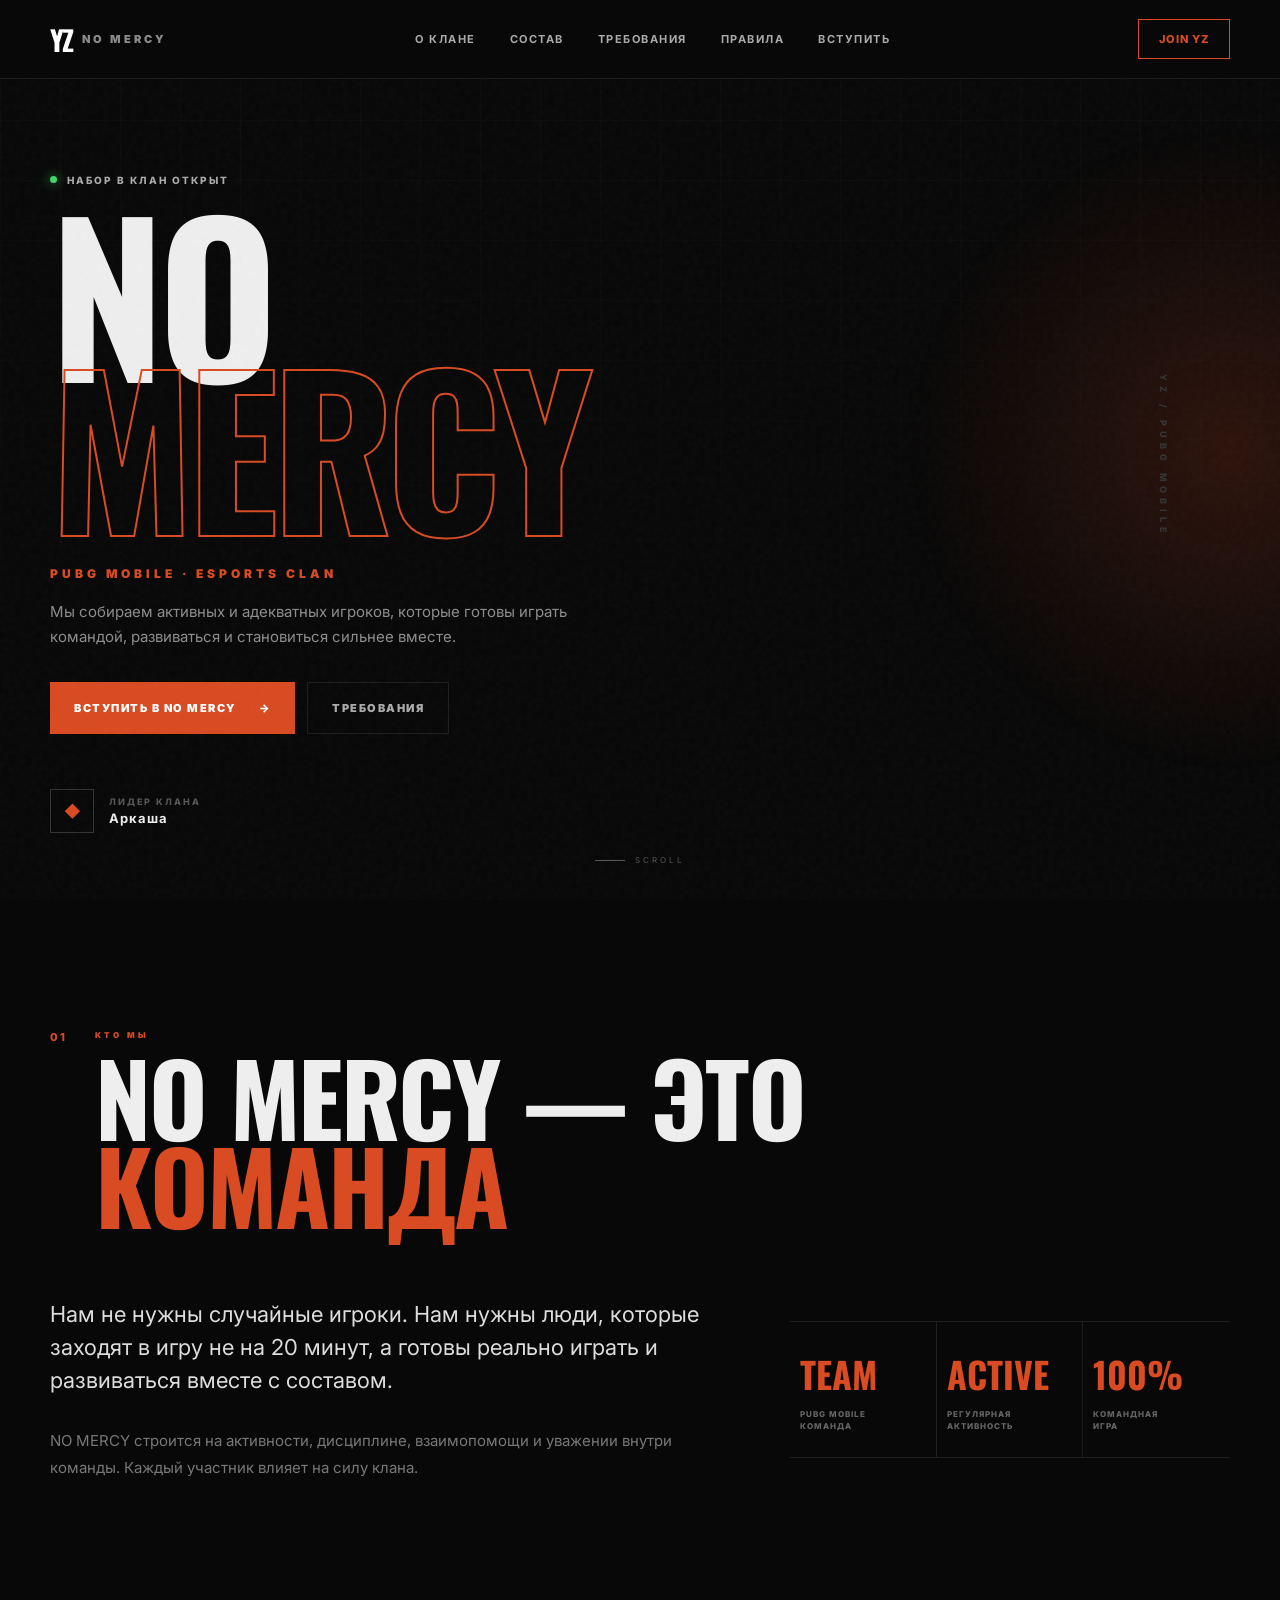
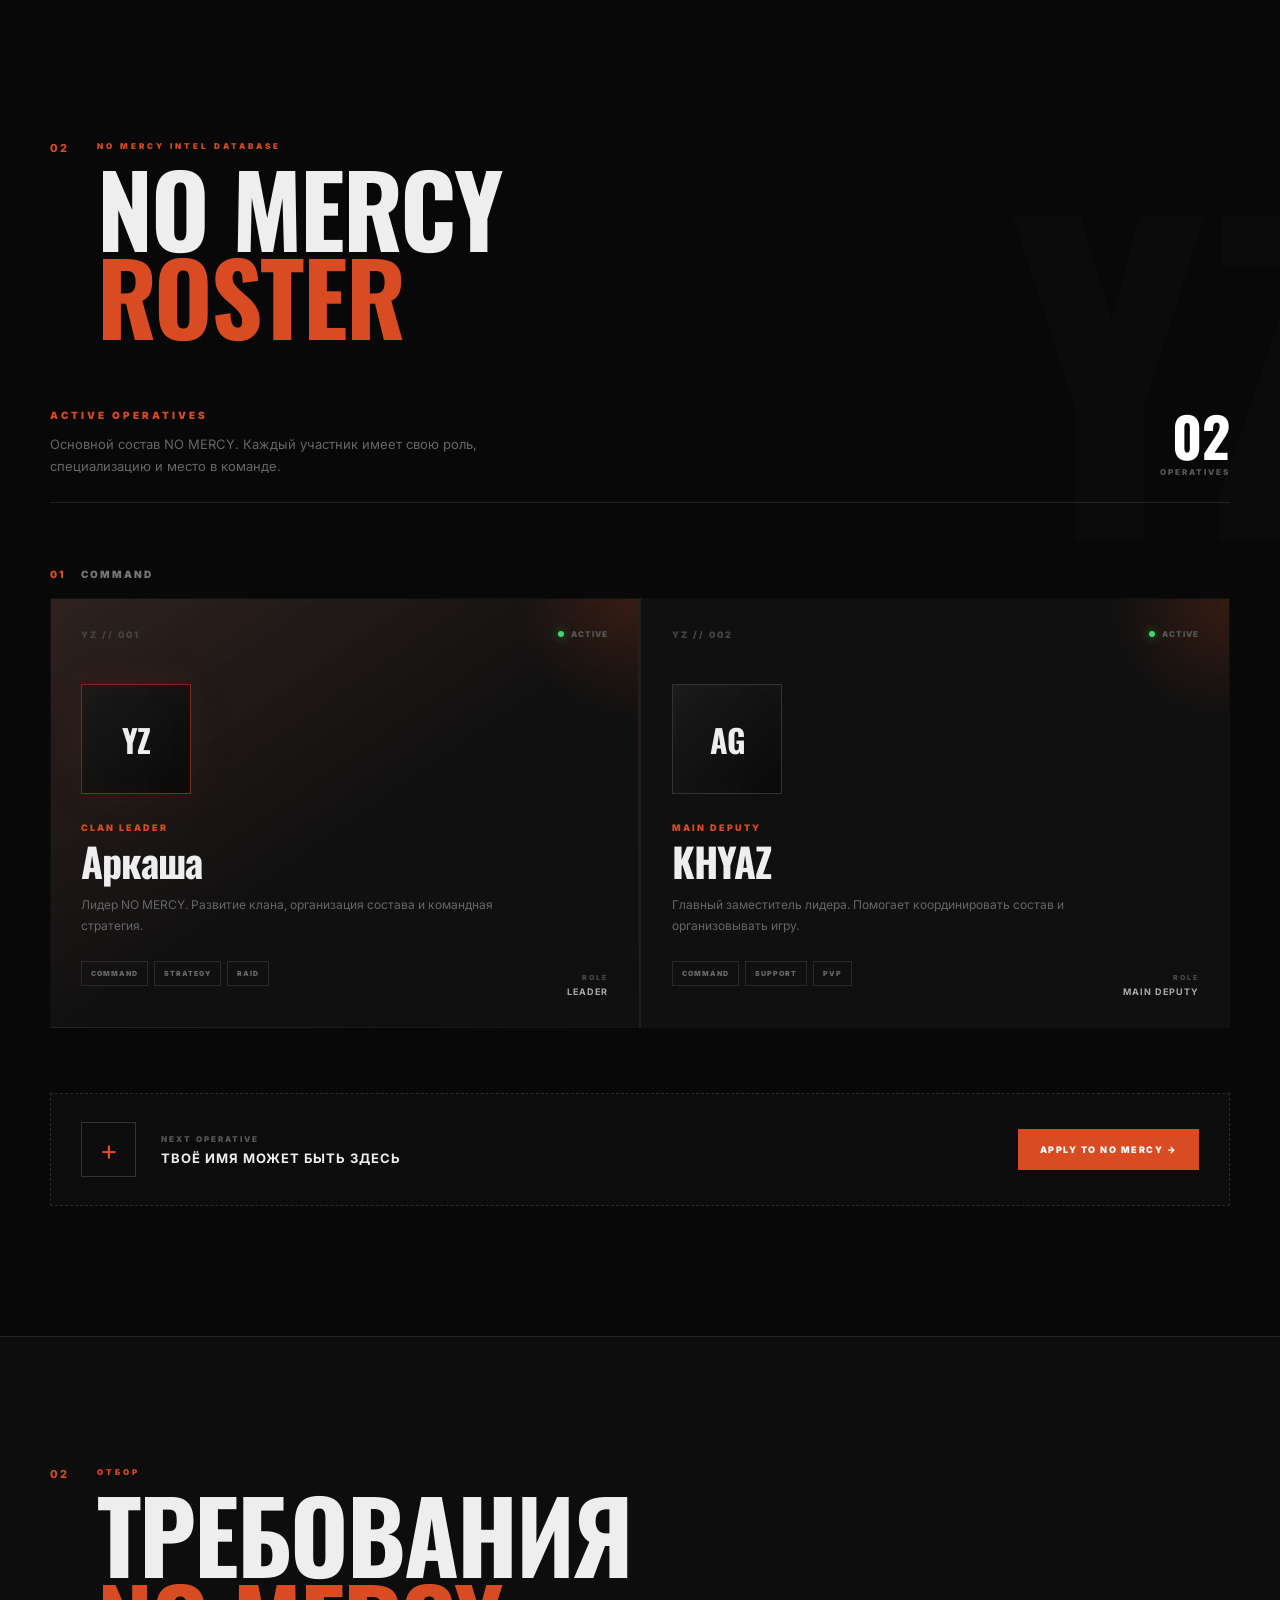
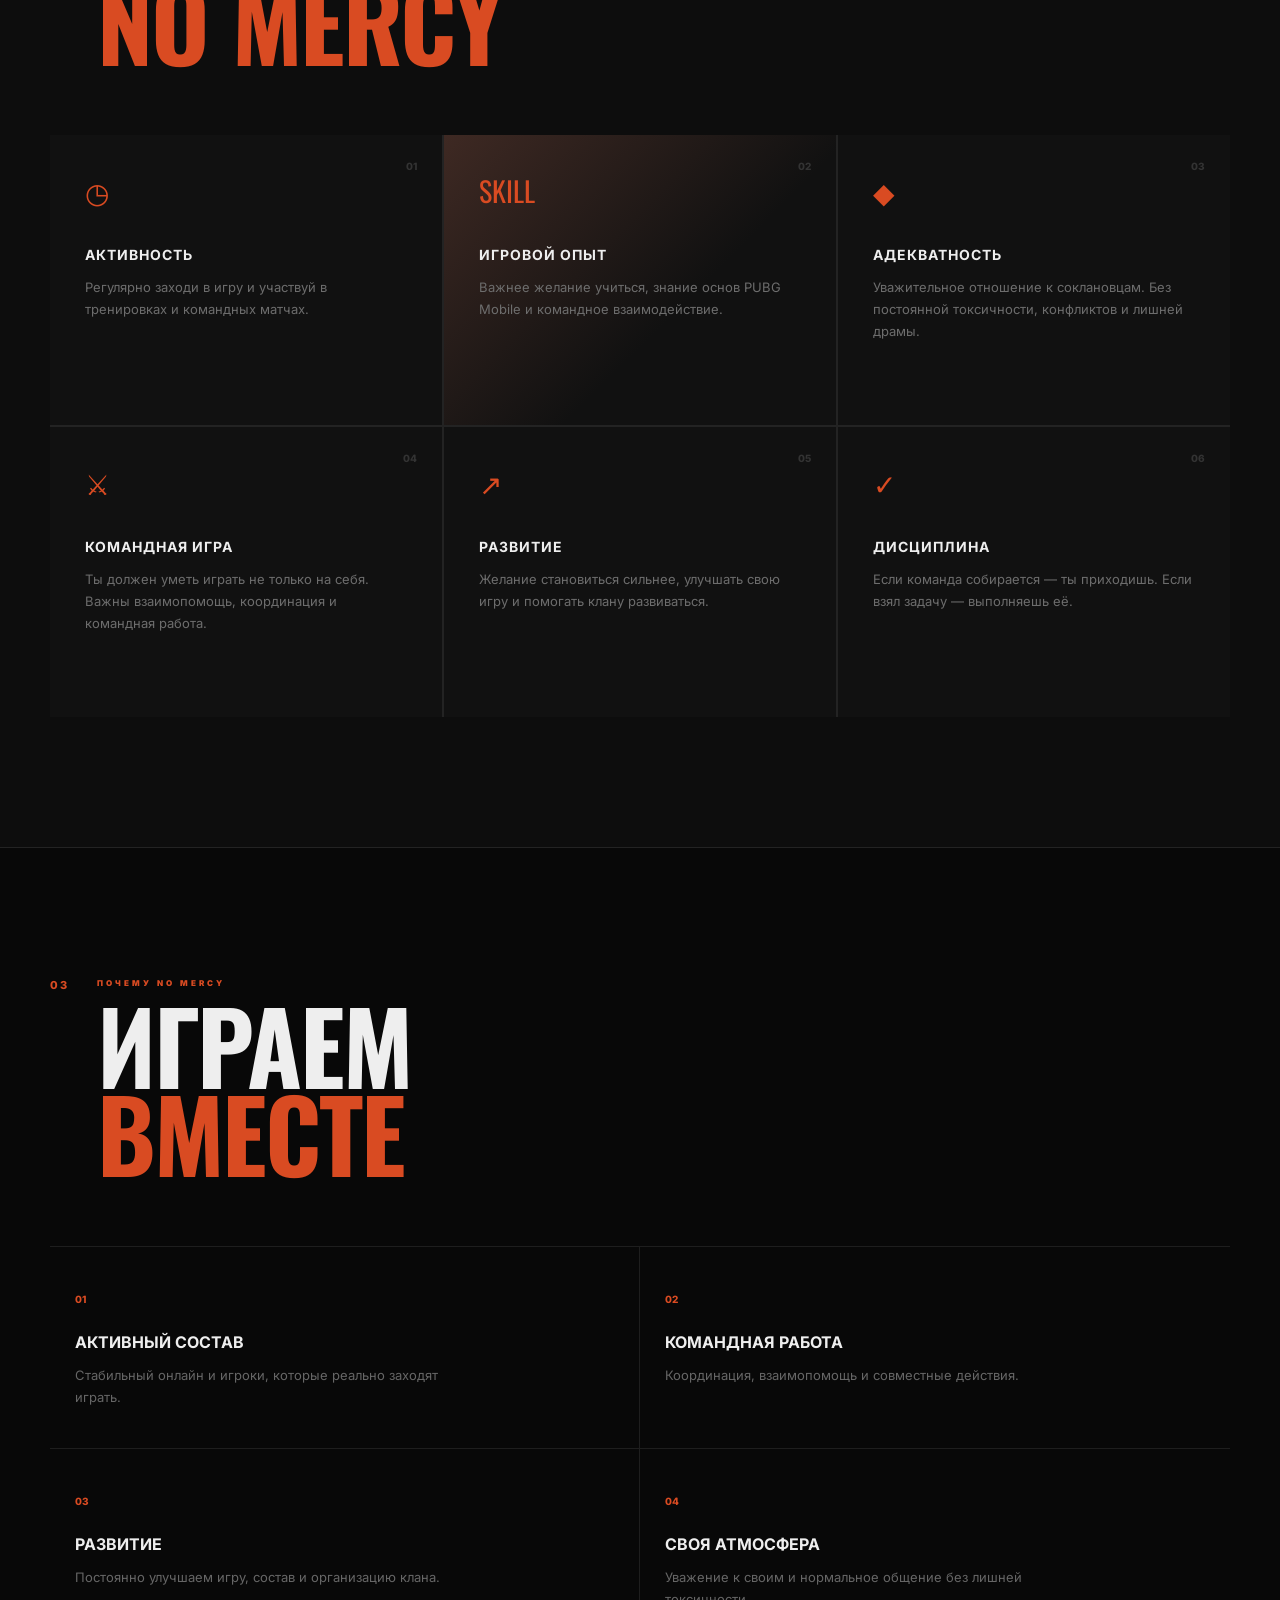
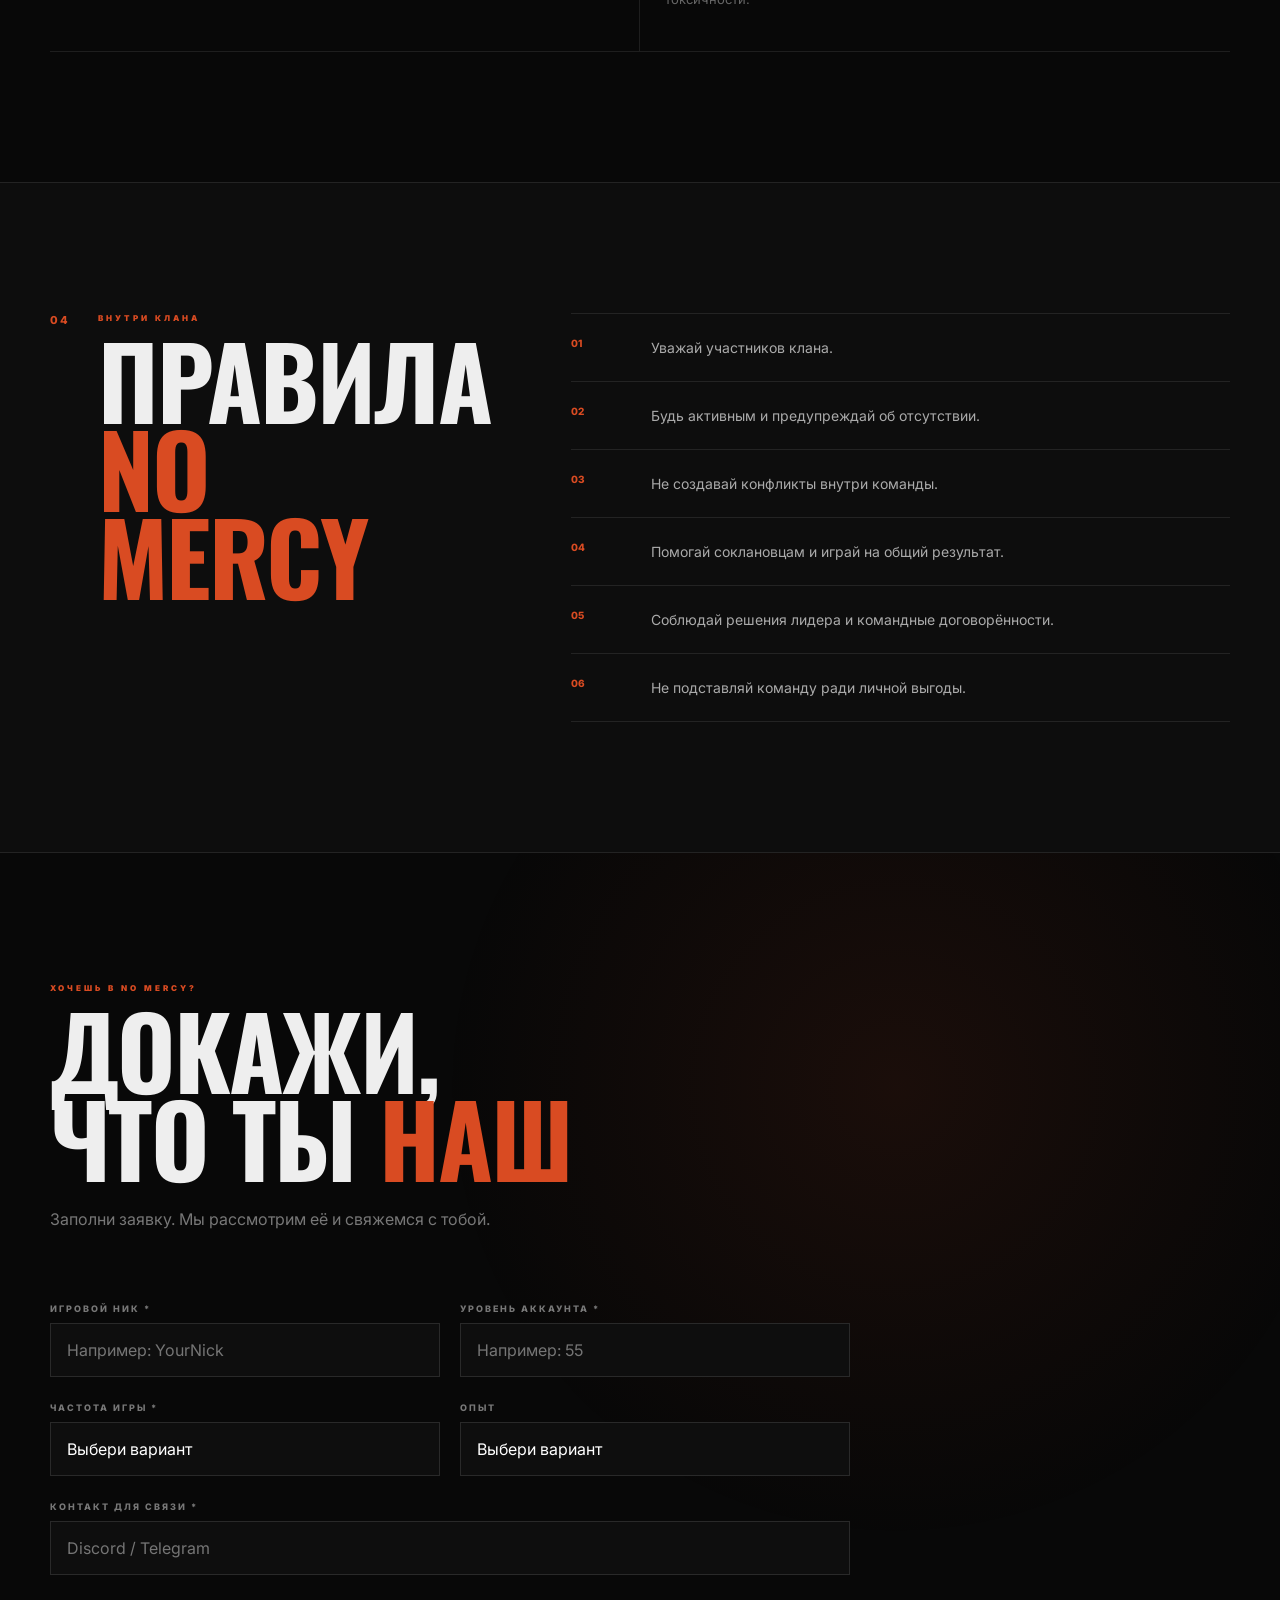
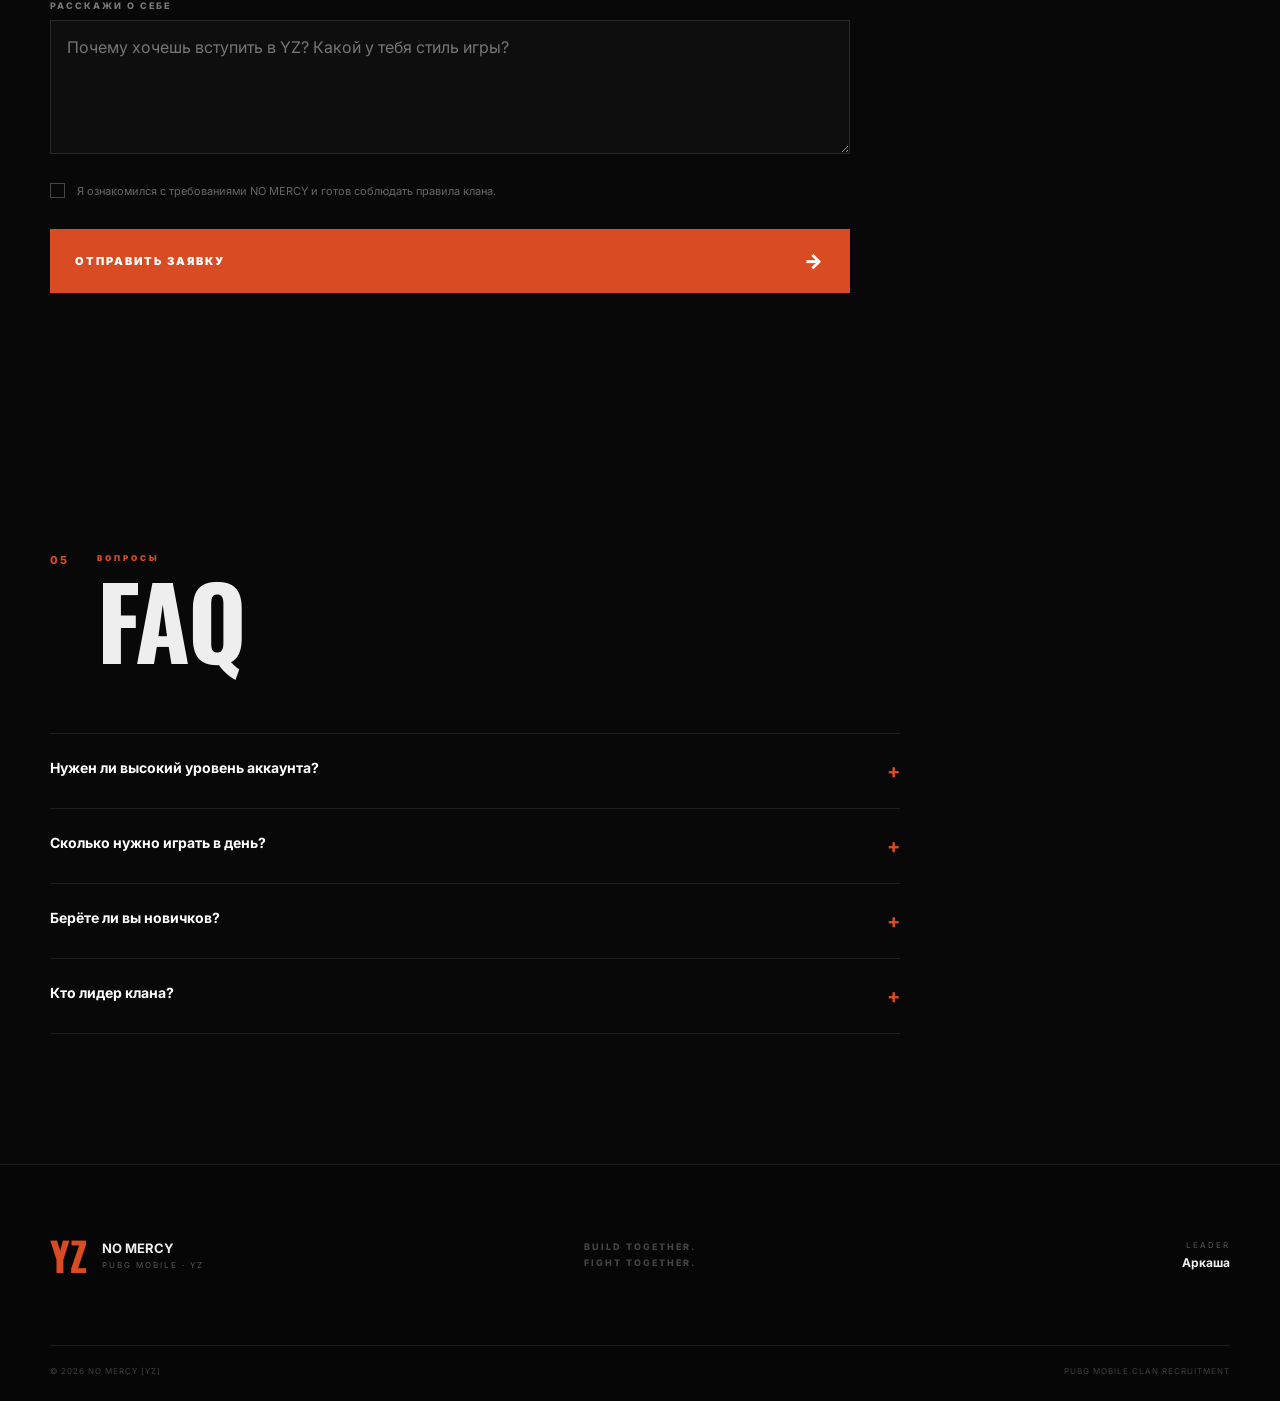
<file: index.html>
<!DOCTYPE html>
<html lang="ru">
<head>
    <meta charset="UTF-8">
    <meta name="viewport" content="width=device-width, initial-scale=1.0">

    <meta name="theme-color" content="#090909">
    <meta name="description" content="NO MERCY [YZ] — набор игроков в PUBG Mobile. Лидер клана: Аркаша.">

    <title>NO MERCY [YZ] — PUBG MOBILE</title>

    <link rel="preconnect" href="https://fonts.googleapis.com">
    <link rel="preconnect" href="https://fonts.gstatic.com" crossorigin>
    <link href="https://fonts.googleapis.com/css2?family=Inter:wght@400;500;600;700;800;900&family=Oswald:wght@500;600;700&display=swap" rel="stylesheet">

    <link rel="stylesheet" href="style.css">
</head>

<body>

<!-- BACKGROUND -->
<div class="noise"></div>
<div class="bg-grid"></div>

<!-- NAVIGATION -->
<header class="header">
    <div class="container nav">

        <a href="#home" class="logo">
            <span class="logo-mark">YZ</span>
            <span class="logo-text">NO MERCY</span>
        </a>

      <nav class="nav-links">
    <a href="#about">О КЛАНЕ</a>
    <a href="#roster">СОСТАВ</a>
    <a href="#requirements">ТРЕБОВАНИЯ</a>
    <a href="#rules">ПРАВИЛА</a>
    <a href="#join">ВСТУПИТЬ</a>
</nav>

        <a href="#join" class="nav-button">
            JOIN YZ
        </a>

        <button class="menu-button" id="menuButton">
            <span></span>
            <span></span>
            <span></span>
        </button>

    </div>
</header>


<!-- MOBILE MENU -->
<div class="mobile-menu" id="mobileMenu">

    <a href="#about">
        О КЛАНЕ
    </a>

    <a href="#roster">
        СОСТАВ
    </a>

    <a href="#requirements">
        ТРЕБОВАНИЯ
    </a>

    <a href="#advantages">
        ПОЧЕМУ NO MERCY
    </a>

    <a href="#rules">
        ПРАВИЛА
    </a>

    <a href="#join">
        ВСТУПИТЬ
    </a>

</div>


<!-- HERO -->
<main>

<section class="hero" id="home">

    <div class="hero-content container">

        <div class="status">
            <span class="status-dot"></span>
            НАБОР В КЛАН ОТКРЫТ
        </div>

        <h1>
            NO<br>
            <span>MERCY</span>
        </h1>

        <p class="hero-subtitle">
            PUBG MOBILE · ESPORTS CLAN
        </p>

        <p class="hero-description">
            Мы собираем активных и адекватных игроков,
            которые готовы играть командой, развиваться
            и становиться сильнее вместе.
        </p>

        <div class="hero-buttons">
            <a href="#join" class="button button-primary">
                ВСТУПИТЬ В NO MERCY
                <span>→</span>
            </a>

            <a href="#requirements" class="button button-secondary">
                ТРЕБОВАНИЯ
            </a>
        </div>

        <div class="leader-card">
            <div class="leader-icon">◆</div>

            <div>
                <span>ЛИДЕР КЛАНА</span>
                <strong>Аркаша</strong>
            </div>
        </div>

    </div>

    <div class="hero-side-text">
        YZ / PUBG MOBILE
    </div>

    <div class="scroll-indicator">
        <span></span>
        SCROLL
    </div>

</section>


<!-- ABOUT -->
<section class="section" id="about">

    <div class="container">

        <div class="section-heading">
            <span class="section-number">01</span>

            <div>
                <p class="eyebrow">КТО МЫ</p>
                <h2>NO MERCY — ЭТО<br><span>КОМАНДА</span></h2>
            </div>
        </div>

        <div class="about-grid">

            <div class="about-main">
                <p class="large-text">
                    Нам не нужны случайные игроки.
                    Нам нужны люди, которые заходят в игру
                    не на 20 минут, а готовы реально играть
                    и развиваться вместе с составом.
                </p>

                <p>
                    NO MERCY строится на активности, дисциплине,
                    взаимопомощи и уважении внутри команды.
                    Каждый участник влияет на силу клана.
                </p>
            </div>

            <div class="stats">

                <div class="stat">
                    <strong>TEAM</strong>
                    <span>PUBG MOBILE<br>КОМАНДА</span>
                </div>

                <div class="stat">
                    <strong>ACTIVE</strong>
                    <span>РЕГУЛЯРНАЯ<br>АКТИВНОСТЬ</span>
                </div>

                <div class="stat">
                    <strong>100%</strong>
                    <span>КОМАНДНАЯ<br>ИГРА</span>
                </div>

            </div>

        </div>

    </div>

</section>
<!-- YZ ROSTER -->
<section class="section roster-section" id="roster">

    <div class="container">

        <div class="section-heading">
            <span class="section-number">02</span>

            <div>
                <p class="eyebrow">NO MERCY INTEL DATABASE</p>
                <h2>NO MERCY<br><span>ROSTER</span></h2>
            </div>
        </div>

        <div class="roster-top">

            <div>
                <p class="roster-title">
                    ACTIVE OPERATIVES
                </p>

                <p class="roster-description">
                    Основной состав NO MERCY. Каждый участник имеет
                    свою роль, специализацию и место в команде.
                </p>
            </div>

            <div class="roster-counter">
                <strong>02</strong>
                <span>OPERATIVES</span>
            </div>

        </div>


        <!-- COMMAND -->
        <div class="roster-category">

            <div class="category-label">
                <span>01</span>
                COMMAND
            </div>

            <div class="roster-grid">


                <!-- AKASHI -->
                <article class="player-card leader-card-roster">

                    <div class="player-glow"></div>

                    <div class="player-number">
                        YZ // 001
                    </div>

                    <div class="player-status">
                        <span></span>
                        ACTIVE
                    </div>

                    <div class="player-avatar">
                        YZ
                    </div>

                    <div class="player-info">

                        <div class="player-rank">
                            CLAN LEADER
                        </div>

                        <h3>Аркаша</h3>

                        <p>
                            Лидер NO MERCY. Развитие клана, организация состава и командная стратегия.
                        </p>

                    </div>

                    <div class="player-tags">
                        <span>COMMAND</span>
                        <span>STRATEGY</span>
                        <span>RAID</span>
                    </div>

                    <div class="player-footer">
                        <span>ROLE</span>
                        <strong>LEADER</strong>
                    </div>

                </article>


                <!-- AGENT -->
                <article class="player-card">

                    <div class="player-glow"></div>

                    <div class="player-number">
                        YZ // 002
                    </div>

                    <div class="player-status">
                        <span></span>
                        ACTIVE
                    </div>

                    <div class="player-avatar">
                        AG
                    </div>

                    <div class="player-info">

                        <div class="player-rank">
                            MAIN DEPUTY
                        </div>

                        <h3>KHYAZ</h3>

                        <p>
                            Главный заместитель лидера. Помогает координировать состав и организовывать игру.
                        </p>

                    </div>

                    <div class="player-tags">
                        <span>COMMAND</span>
                        <span>SUPPORT</span>
                        <span>PVP</span>
                    </div>

                    <div class="player-footer">
                        <span>ROLE</span>
                        <strong>MAIN DEPUTY</strong>
                    </div>

                </article>

            </div>

        </div>


        <!-- RECRUITMENT CARD -->
        <div class="roster-recruit">

            <div class="recruit-icon">
                +
            </div>

            <div class="recruit-text">
                <span>NEXT OPERATIVE</span>

                <strong>
                    ТВОЁ ИМЯ МОЖЕТ БЫТЬ ЗДЕСЬ
                </strong>
            </div>

            <a href="#join" class="recruit-button">
                APPLY TO NO MERCY →
            </a>

        </div>

    </div>

</section>

<!-- REQUIREMENTS -->
<section class="section dark-section" id="requirements">

    <div class="container">

        <div class="section-heading">
            <span class="section-number">02</span>

            <div>
                <p class="eyebrow">ОТБОР</p>
                <h2>ТРЕБОВАНИЯ<br><span>NO MERCY</span></h2>
            </div>
        </div>


        <div class="requirements-grid">

            <article class="requirement">
                <div class="req-number">01</div>
                <div class="req-icon">◷</div>
                <h3>АКТИВНОСТЬ</h3>
                <p>
                    Регулярно заходи в игру и участвуй в тренировках и командных матчах.
                </p>
            </article>


            <article class="requirement featured">
                <div class="req-number">02</div>
                <div class="req-icon">SKILL</div>
                <h3>ИГРОВОЙ ОПЫТ</h3>
                <p>
                    Важнее желание учиться, знание основ PUBG Mobile и командное взаимодействие.
                </p>
            </article>


            <article class="requirement">
                <div class="req-number">03</div>
                <div class="req-icon">◆</div>
                <h3>АДЕКВАТНОСТЬ</h3>
                <p>
                    Уважительное отношение к соклановцам.
                    Без постоянной токсичности, конфликтов
                    и лишней драмы.
                </p>
            </article>


            <article class="requirement">
                <div class="req-number">04</div>
                <div class="req-icon">⚔</div>
                <h3>КОМАНДНАЯ ИГРА</h3>
                <p>
                    Ты должен уметь играть не только
                    на себя. Важны взаимопомощь,
                    координация и командная работа.
                </p>
            </article>


            <article class="requirement">
                <div class="req-number">05</div>
                <div class="req-icon">↗</div>
                <h3>РАЗВИТИЕ</h3>
                <p>
                    Желание становиться сильнее,
                    улучшать свою игру и помогать
                    клану развиваться.
                </p>
            </article>


            <article class="requirement">
                <div class="req-number">06</div>
                <div class="req-icon">✓</div>
                <h3>ДИСЦИПЛИНА</h3>
                <p>
                    Если команда собирается —
                    ты приходишь. Если взял задачу —
                    выполняешь её.
                </p>
            </article>

        </div>

    </div>

</section>


<!-- WHY YZ -->
<section class="section" id="advantages">

    <div class="container">

        <div class="section-heading">
            <span class="section-number">03</span>

            <div>
                <p class="eyebrow">ПОЧЕМУ NO MERCY</p>
                <h2>ИГРАЕМ<br><span>ВМЕСТЕ</span></h2>
            </div>
        </div>


        <div class="advantages">

            <div class="advantage">
                <span>01</span>
                <h3>АКТИВНЫЙ СОСТАВ</h3>
                <p>
                    Стабильный онлайн и игроки,
                    которые реально заходят играть.
                </p>
            </div>

            <div class="advantage">
                <span>02</span>
                <h3>КОМАНДНАЯ РАБОТА</h3>
                <p>
                    Координация, взаимопомощь
                    и совместные действия.
                </p>
            </div>

            <div class="advantage">
                <span>03</span>
                <h3>РАЗВИТИЕ</h3>
                <p>
                    Постоянно улучшаем игру,
                    состав и организацию клана.
                </p>
            </div>

            <div class="advantage">
                <span>04</span>
                <h3>СВОЯ АТМОСФЕРА</h3>
                <p>
                    Уважение к своим и нормальное
                    общение без лишней токсичности.
                </p>
            </div>

        </div>

    </div>

</section>


<!-- RULES -->
<section class="section dark-section" id="rules">

    <div class="container rules-container">

        <div class="section-heading">
            <span class="section-number">04</span>

            <div>
                <p class="eyebrow">ВНУТРИ КЛАНА</p>
                <h2>ПРАВИЛА<br><span>NO MERCY</span></h2>
            </div>
        </div>


        <div class="rules-list">

            <div class="rule">
                <span>01</span>
                <p>Уважай участников клана.</p>
            </div>

            <div class="rule">
                <span>02</span>
                <p>Будь активным и предупреждай об отсутствии.</p>
            </div>

            <div class="rule">
                <span>03</span>
                <p>Не создавай конфликты внутри команды.</p>
            </div>

            <div class="rule">
                <span>04</span>
                <p>Помогай соклановцам и играй на общий результат.</p>
            </div>

            <div class="rule">
                <span>05</span>
                <p>Соблюдай решения лидера и командные договорённости.</p>
            </div>

            <div class="rule">
                <span>06</span>
                <p>Не подставляй команду ради личной выгоды.</p>
            </div>

        </div>

    </div>

</section>


<!-- JOIN -->
<section class="section join-section" id="join">

    <div class="container">

        <div class="join-header">
            <p class="eyebrow">ХОЧЕШЬ В NO MERCY?</p>

            <h2>
                ДОКАЖИ,<br>
                ЧТО ТЫ <span>НАШ</span>
            </h2>

            <p>
                Заполни заявку. Мы рассмотрим её
                и свяжемся с тобой.
            </p>
        </div>


        <form class="join-form" id="joinForm">

            <div class="form-row">

                <div class="form-group">
                    <label for="nickname">ИГРОВОЙ НИК *</label>
                    <input
                        type="text"
                        id="nickname"
                        name="nickname"
                        placeholder="Например: YourNick"
                        required
                    >
                </div>

                <div class="form-group">
                    <label for="level">УРОВЕНЬ АККАУНТА *</label>
                    <input
                        type="number"
                        id="level"
                        name="level"
                        placeholder="Например: 55"
                        min="1"
                        required
                    >
                </div>

            </div>


            <div class="form-row">

                <div class="form-group">
                    <label for="hours">ЧАСТОТА ИГРЫ *</label>

                    <select id="hours" name="hours" required>
                        <option value="">Выбери вариант</option>
                        <option value="daily">Почти каждый день</option>
                        <option value="weekly">Несколько раз в неделю</option>
                        <option value="weekends">По выходным</option>
                    </select>
                </div>


                <div class="form-group">
                    <label for="experience">ОПЫТ</label>

                    <select id="experience" name="experience">
                        <option value="">Выбери вариант</option>
                        <option value="beginner">Новичок</option>
                        <option value="normal">Есть опыт</option>
                        <option value="experienced">Опытный</option>
                        <option value="veteran">Очень опытный</option>
                    </select>
                </div>

            </div>


            <div class="form-group">
                <label for="contact">КОНТАКТ ДЛЯ СВЯЗИ *</label>

                <input
                    type="text"
                    id="contact"
                    name="contact"
                    placeholder="Discord / Telegram"
                    required
                >
            </div>


            <div class="form-group">
                <label for="about-player">РАССКАЖИ О СЕБЕ</label>

                <textarea
                    id="about-player"
                    name="about"
                    rows="5"
                    placeholder="Почему хочешь вступить в YZ? Какой у тебя стиль игры?"
                ></textarea>
            </div>


            <label class="checkbox">
                <input type="checkbox" id="agreement" required>
                <span></span>
                Я ознакомился с требованиями NO MERCY и готов соблюдать правила клана.
            </label>


            <button type="submit" class="submit-button">
                ОТПРАВИТЬ ЗАЯВКУ
                <span>→</span>
            </button>

        </form>


        <!-- SUCCESS MESSAGE -->

        <div class="success-message" id="successMessage">

            <div class="success-icon">✓</div>

            <h3>ЗАЯВКА ПРИНЯТА</h3>

            <p>
                Заявка сохранена в этом браузере. Чтобы лидер получил её, нужно подключить контакт для отправки — напиши в клан напрямую.
            </p>

            <button id="resetForm">
                ОТПРАВИТЬ ДРУГУЮ
            </button>

        </div>

    </div>

</section>


<!-- FAQ -->
<section class="section faq-section">

    <div class="container">

        <div class="section-heading">
            <span class="section-number">05</span>

            <div>
                <p class="eyebrow">ВОПРОСЫ</p>
                <h2>FAQ</h2>
            </div>
        </div>


        <div class="faq">

            <div class="faq-item">
                <button class="faq-question">
                    Нужен ли высокий уровень аккаунта?
                    <span>+</span>
                </button>

                <div class="faq-answer">
                    <p>
                        Нет. Для нас важнее активность, адекватность и командная игра.
                    </p>
                </div>
            </div>


            <div class="faq-item">
                <button class="faq-question">
                    Сколько нужно играть в день?
                    <span>+</span>
                </button>

                <div class="faq-answer">
                    <p>
                        Нам важна регулярная активность и участие в командных играх.
                    </p>
                </div>
            </div>


            <div class="faq-item">
                <button class="faq-question">
                    Берёте ли вы новичков?
                    <span>+</span>
                </button>

                <div class="faq-answer">
                    <p>
                        Главные критерии — уровень,
                        активность, адекватность и способность
                        играть в команде.
                    </p>
                </div>
            </div>


            <div class="faq-item">
                <button class="faq-question">
                    Кто лидер клана?
                    <span>+</span>
                </button>

                <div class="faq-answer">
                    <p>
                        Лидер NO MERCY — <strong>Аркаша</strong>, главный заместитель — <strong>KHYAZ</strong>.
                    </p>
                </div>
            </div>

        </div>

    </div>

</section>

</main>


<!-- FOOTER -->
<footer class="footer">

    <div class="container footer-content">

        <div class="footer-brand">

            <div class="footer-logo">
                YZ
            </div>

            <div>
                <strong>NO MERCY</strong>
                <span>PUBG MOBILE · YZ</span>
            </div>

        </div>


        <div class="footer-center">
            <p>
                BUILD TOGETHER.<br>
                FIGHT TOGETHER.
            </p>
        </div>


        <div class="footer-right">
            <span>LEADER</span>
            <strong>Аркаша</strong>
        </div>

    </div>


    <div class="footer-bottom container">

        <span>© 2026 NO MERCY [YZ]</span>

        <span>
            PUBG MOBILE CLAN RECRUITMENT
        </span>

    </div>

</footer>


<script src="script.js"></script>

</body>
</html>
</file>
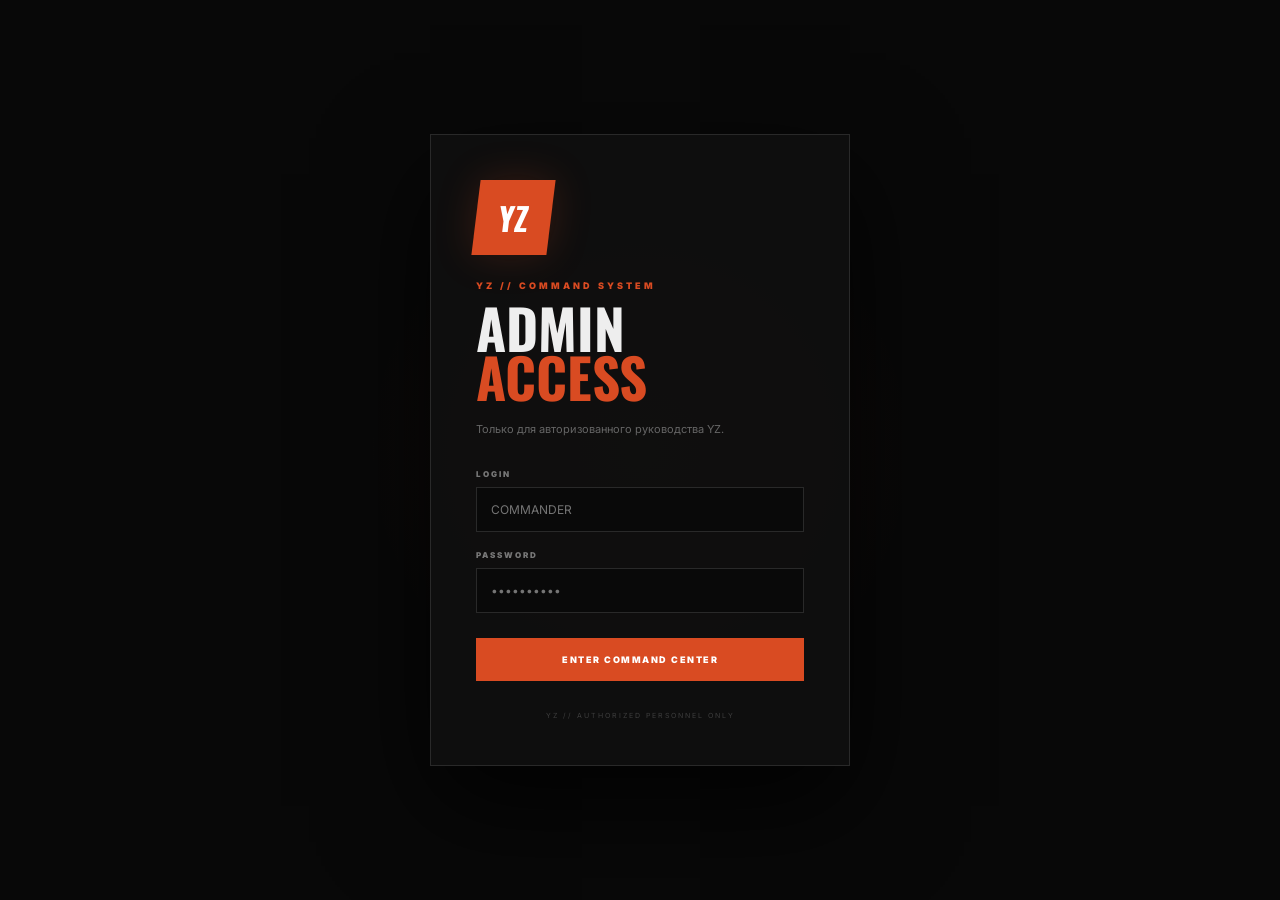
<file: admin.html>
<!DOCTYPE html>
<html lang="ru">

<head>
    <meta charset="UTF-8">

    <meta
        name="viewport"
        content="width=device-width, initial-scale=1.0"
    >

    <title>YZ // ADMIN PANEL</title>

    <link rel="preconnect" href="https://fonts.googleapis.com">

    <link
        rel="preconnect"
        href="https://fonts.gstatic.com"
        crossorigin
    >

    <link
        href="https://fonts.googleapis.com/css2?family=Inter:wght@400;500;600;700;800;900&family=Oswald:wght@500;600;700&display=swap"
        rel="stylesheet"
    >

    <link rel="stylesheet" href="style.css">
</head>


<body class="admin-body">

<div class="noise"></div>
<div class="bg-grid"></div>


<!-- =========================
     LOGIN
========================= -->

<div class="login-screen" id="loginScreen">

    <div class="login-box">

        <div class="login-logo">
            YZ
        </div>

        <div class="login-eyebrow">
            YZ // COMMAND SYSTEM
        </div>

        <h1>
            ADMIN<br>
            <span>ACCESS</span>
        </h1>

        <p class="login-description">
            Только для авторизованного руководства YZ.
        </p>


        <form id="loginForm">

            <label>
                LOGIN
            </label>

            <input
                type="text"
                id="loginUsername"
                placeholder="COMMANDER"
                autocomplete="username"
                required
            >


            <label>
                PASSWORD
            </label>

            <input
                type="password"
                id="loginPassword"
                placeholder="••••••••••"
                autocomplete="current-password"
                required
            >


            <button
                type="submit"
                class="login-button"
            >
                ENTER COMMAND CENTER
            </button>

            <div
                class="login-error"
                id="loginError"
            >
                INVALID COMMAND ACCESS
            </div>

        </form>

        <div class="login-footer">
            YZ // AUTHORIZED PERSONNEL ONLY
        </div>

    </div>

</div>


<!-- =========================
     ADMIN APP
========================= -->

<div
    class="admin-app"
    id="adminApp"
>


    <!-- HEADER -->

    <header class="admin-header">

        <div class="admin-header-left">

            <a
                href="index.html"
                class="admin-brand"
            >

                <span class="admin-brand-logo">
                    YZ
                </span>

                <span>
                    COMMAND CENTER
                </span>

            </a>

        </div>


        <div class="admin-header-right">

            <div class="admin-operator">

                <span>
                    OPERATOR
                </span>

                <strong id="operatorName">
                    AkashiSK8
                </strong>

            </div>

            <button
                class="logout-button"
                id="logoutButton"
            >
                LOGOUT
            </button>

        </div>

    </header>


    <main class="admin-main">


        <!-- SIDEBAR -->

        <aside class="admin-sidebar">

            <button
                class="admin-nav active"
                data-page="dashboard"
            >
                <span>01</span>
                DASHBOARD
            </button>

            <button
                class="admin-nav"
                data-page="applications"
            >
                <span>02</span>
                APPLICATIONS
                <b id="sidebarNewCount">0</b>
            </button>

            <button
                class="admin-nav"
                data-page="roster"
            >
                <span>03</span>
                YZ ROSTER
            </button>

        </aside>


        <!-- CONTENT -->

        <section class="admin-content">


            <!-- =====================
                 DASHBOARD
            ====================== -->

            <div
                class="admin-page active"
                id="page-dashboard"
            >

                <div class="page-heading">

                    <div>

                        <p class="eyebrow">
                            YZ INTEL / COMMAND
                        </p>

                        <h2>
                            DASHBOARD
                        </h2>

                    </div>

                    <div class="live-indicator">
                        <span></span>
                        SYSTEM ONLINE
                    </div>

                </div>


                <div class="dashboard-stats">

                    <div class="dashboard-stat">
                        <span>TOTAL APPLICATIONS</span>
                        <strong id="statTotal">0</strong>
                    </div>

                    <div class="dashboard-stat">
                        <span>NEW</span>
                        <strong id="statNew">0</strong>
                    </div>

                    <div class="dashboard-stat">
                        <span>ACCEPTED</span>
                        <strong id="statAccepted">0</strong>
                    </div>

                    <div class="dashboard-stat">
                        <span>REJECTED</span>
                        <strong id="statRejected">0</strong>
                    </div>

                </div>


                <div class="dashboard-grid">


                    <div class="dashboard-panel">

                        <div class="panel-title">
                            <span>RECENT APPLICATIONS</span>

                            <button
                                class="text-button"
                                onclick="openAdminPage('applications')"
                            >
                                VIEW ALL →
                            </button>
                        </div>

                        <div id="recentApplications"></div>

                    </div>


                    <div class="dashboard-panel">

                        <div class="panel-title">
                            <span>YZ ROSTER</span>

                            <button
                                class="text-button"
                                onclick="openAdminPage('roster')"
                            >
                                EDIT →
                            </button>
                        </div>

                        <div id="dashboardRoster"></div>

                    </div>

                </div>

            </div>


            <!-- =====================
                 APPLICATIONS
            ====================== -->

            <div
                class="admin-page"
                id="page-applications"
            >

                <div class="page-heading">

                    <div>

                        <p class="eyebrow">
                            RECRUITMENT DATABASE
                        </p>

                        <h2>
                            APPLICATIONS
                        </h2>

                    </div>

                </div>


                <div class="application-toolbar">

                    <input
                        type="search"
                        id="applicationSearch"
                        placeholder="SEARCH PLAYER..."
                    >

                    <select id="applicationFilter">

                        <option value="ALL">
                            ALL
                        </option>

                        <option value="NEW">
                            NEW
                        </option>

                        <option value="REVIEW">
                            REVIEW
                        </option>

                        <option value="ACCEPTED">
                            ACCEPTED
                        </option>

                        <option value="REJECTED">
                            REJECTED
                        </option>

                    </select>

                </div>


                <div
                    class="application-list"
                    id="applicationList"
                ></div>

            </div>


            <!-- =====================
                 ROSTER
            ====================== -->

            <div
                class="admin-page"
                id="page-roster"
            >

                <div class="page-heading">

                    <div>

                        <p class="eyebrow">
                            YZ INTEL DATABASE
                        </p>

                        <h2>
                            ROSTER EDITOR
                        </h2>

                    </div>

                    <button
                        class="primary-button"
                        id="addPlayerButton"
                    >
                        + ADD PLAYER
                    </button>

                </div>


                <div
                    class="roster-editor"
                    id="rosterEditor"
                ></div>

            </div>


        </section>

    </main>

</div>


<!-- =========================
     APPLICATION MODAL
========================= -->

<div
    class="modal-overlay"
    id="applicationModal"
>

    <div class="modal">

        <button
            class="modal-close"
            onclick="closeModal('applicationModal')"
        >
            ×
        </button>

        <div class="modal-eyebrow">
            APPLICATION DETAILS
        </div>

        <h3 id="modalApplicationName">
            PLAYER
        </h3>

        <div
            class="modal-status"
            id="modalApplicationStatus"
        >
            NEW
        </div>


        <div
            class="application-details"
            id="applicationDetails"
        ></div>


        <div class="modal-actions">

            <button
                class="modal-button review"
                id="modalReviewButton"
            >
                REVIEW
            </button>

            <button
                class="modal-button accept"
                id="modalAcceptButton"
            >
                ACCEPT
            </button>

            <button
                class="modal-button reject"
                id="modalRejectButton"
            >
                REJECT
            </button>

        </div>

    </div>

</div>


<!-- =========================
     PLAYER EDIT MODAL
========================= -->

<div
    class="modal-overlay"
    id="playerModal"
>

    <div class="modal player-modal">

        <button
            class="modal-close"
            onclick="closeModal('playerModal')"
        >
            ×
        </button>

        <div class="modal-eyebrow">
            YZ ROSTER
        </div>

        <h3 id="playerModalTitle">
            ADD PLAYER
        </h3>


        <form id="playerForm">

            <input
                type="hidden"
                id="playerId"
            >


            <div class="form-grid">

                <div class="form-field">

                    <label>
                        NICKNAME
                    </label>

                    <input
                        type="text"
                        id="playerNickname"
                        required
                    >

                </div>


                <div class="form-field">

                    <label>
                        RANK
                    </label>

                    <select id="playerRank">

                        <option value="LEADER">
                            LEADER
                        </option>

                        <option value="DEPUTY">
                            DEPUTY
                        </option>

                        <option value="ELITE">
                            ELITE
                        </option>

                        <option value="VETERAN">
                            VETERAN
                        </option>

                        <option value="MEMBER">
                            MEMBER
                        </option>

                        <option value="RECRUIT">
                            RECRUIT
                        </option>

                    </select>

                </div>


                <div class="form-field">

                    <label>
                        ROLE
                    </label>

                    <select id="playerRole">

                        <option value="COMMANDER">
                            COMMANDER
                        </option>

                        <option value="COMBATER">
                            COMBATER
                        </option>

                        <option value="RAIDER">
                            RAIDER
                        </option>

                        <option value="SCOUT">
                            SCOUT
                        </option>

                        <option value="BUILDER">
                            BUILDER
                        </option>

                        <option value="DEFENDER">
                            DEFENDER
                        </option>

                        <option value="FARMER">
                            FARMER
                        </option>

                        <option value="TECH">
                            TECH
                        </option>

                    </select>

                </div>


                <div class="form-field">

                    <label>
                        LEVEL
                    </label>

                    <input
                        type="text"
                        id="playerLevel"
                        placeholder="65+"
                    >

                </div>


                <div class="form-field">

                    <label>
                        ACTIVITY
                    </label>

                    <input
                        type="text"
                        id="playerActivity"
                        placeholder="6–8 H/DAY"
                    >

                </div>


                <div class="form-field">

                    <label>
                        STATUS
                    </label>

                    <select id="playerStatus">

                        <option value="ACTIVE">
                            ACTIVE
                        </option>

                        <option value="AWAY">
                            AWAY
                        </option>

                        <option value="OFFLINE">
                            OFFLINE
                        </option>

                    </select>

                </div>

            </div>


            <div class="form-field">

                <label>
                    DESCRIPTION
                </label>

                <textarea
                    id="playerDescription"
                    rows="4"
                    placeholder="Описание игрока..."
                ></textarea>

            </div>


            <div class="modal-actions">

                <button
                    type="button"
                    class="modal-button cancel"
                    onclick="closeModal('playerModal')"
                >
                    CANCEL
                </button>

                <button
                    type="submit"
                    class="modal-button accept"
                >
                    SAVE PLAYER
                </button>

            </div>

        </form>

    </div>

</div>


<script src="script.js"></script>

</body>
</html>
</file>
<file: style.css>
:root {
    --bg: #080808;
    --bg-light: #101010;
    --card: #121212;
    --card-hover: #181818;

    --text: #eeeeee;
    --muted: #8b8b8b;

    --accent: #d94b22;
    --accent-light: #ff7040;

    --border: rgba(255, 255, 255, 0.09);

    --container: 1180px;
}


* {
    margin: 0;
    padding: 0;
    box-sizing: border-box;
}


html {
    scroll-behavior: smooth;
}


body {
    background: var(--bg);
    color: var(--text);

    font-family: "Inter", sans-serif;

    overflow-x: hidden;
}


a {
    color: inherit;
    text-decoration: none;
}


button,
input,
textarea,
select {
    font: inherit;
}


button {
    cursor: pointer;
}


.container {
    width: min(
        calc(100% - 48px),
        var(--container)
    );

    margin: auto;
}


/* BACKGROUND */

.bg-grid {
    position: fixed;
    inset: 0;

    pointer-events: none;

    background-image:
        linear-gradient(
            rgba(255,255,255,.025) 1px,
            transparent 1px
        ),
        linear-gradient(
            90deg,
            rgba(255,255,255,.025) 1px,
            transparent 1px
        );

    background-size: 60px 60px;

    mask-image: linear-gradient(
        to bottom,
        black,
        transparent 90%
    );

    z-index: -2;
}


.noise {
    position: fixed;
    inset: 0;

    pointer-events: none;

    opacity: .035;

    z-index: 20;

    background-image:
        url("data:image/svg+xml,%3Csvg viewBox='0 0 180 180' xmlns='http://www.w3.org/2000/svg'%3E%3Cfilter id='n'%3E%3CfeTurbulence type='fractalNoise' baseFrequency='.9' numOctaves='3' stitchTiles='stitch'/%3E%3C/filter%3E%3Crect width='100%25' height='100%25' filter='url(%23n)' opacity='.8'/%3E%3C/svg%3E");
}


/* HEADER */

.header {
    position: fixed;

    width: 100%;
    top: 0;
    left: 0;

    z-index: 100;

    border-bottom: 1px solid var(--border);

    background: rgba(8,8,8,.78);

    backdrop-filter: blur(18px);
}


.nav {
    height: 78px;

    display: flex;
    align-items: center;
    justify-content: space-between;
}


.logo {
    display: flex;
    align-items: center;
    gap: 10px;

    font-weight: 900;
}


.logo-mark {
    font-family: "Oswald", sans-serif;

    font-size: 28px;
    letter-spacing: -2px;

    color: white;
}


.logo-text {
    color: var(--muted);

    font-size: 11px;
    letter-spacing: 3px;
}


.nav-links {
    display: flex;
    gap: 34px;
}


.nav-links a {
    font-size: 11px;
    font-weight: 700;

    letter-spacing: 1.5px;

    color: #aaa;

    transition: .2s;
}


.nav-links a:hover {
    color: white;
}


.nav-button {
    padding: 12px 20px;

    border: 1px solid var(--accent);

    color: var(--accent);

    font-size: 11px;
    font-weight: 800;

    letter-spacing: 1px;

    transition: .25s;
}


.nav-button:hover {
    background: var(--accent);
    color: white;
}


.menu-button {
    display: none;

    border: 0;
    background: transparent;
}


.menu-button span {
    display: block;

    width: 24px;
    height: 2px;

    margin: 5px;

    background: white;
}


/* MOBILE MENU */

.mobile-menu {
    display: none;

    position: fixed;

    top: 78px;
    left: 0;

    width: 100%;

    z-index: 90;

    padding: 25px;

    background: #0a0a0a;

    border-bottom: 1px solid var(--border);
}


.mobile-menu.active {
    display: flex;

    flex-direction: column;

    gap: 22px;
}


.mobile-menu a {
    font-size: 13px;
    font-weight: 800;
    letter-spacing: 2px;
}


/* HERO */

.hero {
    min-height: 100vh;

    position: relative;

    display: flex;
    align-items: center;

    overflow: hidden;
}


.hero::before {
    content: "";

    position: absolute;

    width: 700px;
    height: 700px;

    right: -300px;
    top: 50%;

    transform: translateY(-50%);

    background:
        radial-gradient(
            circle,
            rgba(217,75,34,.18),
            transparent 65%
        );

    pointer-events: none;
}


.hero-content {
    padding-top: 100px;
}


.status {
    display: inline-flex;
    align-items: center;
    gap: 10px;

    margin-bottom: 28px;

    color: #aaa;

    font-size: 10px;
    font-weight: 800;

    letter-spacing: 2px;
}


.status-dot {
    width: 7px;
    height: 7px;

    border-radius: 50%;

    background: #42d66b;

    box-shadow:
        0 0 12px rgba(66,214,107,.8);
}


.hero h1 {
    font-family: "Oswald", sans-serif;

    font-size: clamp(90px, 16vw, 210px);

    line-height: .75;

    letter-spacing: -7px;

    font-weight: 700;
}


.hero h1 span {
    color: transparent;

    -webkit-text-stroke: 2px var(--accent);
}


.hero-subtitle {
    margin-top: 45px;

    color: var(--accent);

    font-size: 12px;
    font-weight: 900;

    letter-spacing: 4px;
}


.hero-description {
    max-width: 530px;

    margin-top: 18px;

    color: #8d8d8d;

    line-height: 1.7;

    font-size: 15px;
}


.hero-buttons {
    display: flex;
    gap: 12px;

    margin-top: 32px;
}


.button {
    display: inline-flex;
    align-items: center;
    justify-content: center;
    gap: 22px;

    min-height: 52px;

    padding: 0 24px;

    font-size: 11px;
    font-weight: 900;

    letter-spacing: 1.5px;

    transition: .25s;
}


.button-primary {
    background: var(--accent);

    color: white;
}


.button-primary:hover {
    background: var(--accent-light);

    transform: translateY(-2px);
}


.button-secondary {
    border: 1px solid var(--border);

    color: #aaa;
}


.button-secondary:hover {
    border-color: #777;

    color: white;
}


.leader-card {
    display: flex;
    align-items: center;
    gap: 15px;

    margin-top: 55px;
}


.leader-icon {
    display: grid;
    place-items: center;

    width: 44px;
    height: 44px;

    border: 1px solid #333;

    color: var(--accent);
}


.leader-card span {
    display: block;

    color: #555;

    font-size: 9px;
    font-weight: 800;

    letter-spacing: 2px;
}


.leader-card strong {
    display: block;

    margin-top: 3px;

    font-size: 13px;

    letter-spacing: 1px;
}


.hero-side-text {
    position: absolute;

    right: 35px;
    top: 50%;

    transform: rotate(90deg);

    color: #333;

    font-size: 9px;
    font-weight: 800;

    letter-spacing: 5px;
}


.scroll-indicator {
    position: absolute;

    bottom: 35px;
    left: 50%;

    transform: translateX(-50%);

    display: flex;
    align-items: center;
    gap: 10px;

    color: #555;

    font-size: 8px;
    letter-spacing: 3px;
}


.scroll-indicator span {
    width: 30px;
    height: 1px;

    background: #555;
}


/* SECTIONS */

.section {
    padding: 130px 0;
}


.dark-section {
    background: #0d0d0d;

    border-top: 1px solid var(--border);
    border-bottom: 1px solid var(--border);
}


.section-heading {
    display: flex;
    gap: 28px;

    margin-bottom: 70px;
}


.section-number {
    color: var(--accent);

    font-size: 11px;
    font-weight: 800;

    letter-spacing: 2px;
}


.eyebrow {
    color: #666;

    font-size: 10px;
    font-weight: 800;

    letter-spacing: 3px;

    margin-bottom: 12px;
}


.section-heading h2,
.join-header h2 {
    font-family: "Oswald", sans-serif;

    font-size: clamp(55px, 8vw, 100px);

    line-height: .88;

    letter-spacing: -2px;
}


.section-heading h2 span,
.join-header h2 span {
    color: var(--accent);
}


/* ABOUT */

.about-grid {
    display: grid;

    grid-template-columns: 1.5fr 1fr;

    gap: 80px;
}


.about-main p {
    max-width: 650px;

    color: #777;

    line-height: 1.8;

    font-size: 15px;
}


.about-main .large-text {
    margin-bottom: 30px;

    color: #ddd;

    font-size: 22px;
    line-height: 1.5;
}


.stats {
    display: grid;

    grid-template-columns: repeat(3,1fr);

    align-self: center;

    border-top: 1px solid var(--border);
    border-bottom: 1px solid var(--border);
}


.stat {
    padding: 25px 10px;

    border-right: 1px solid var(--border);
}


.stat:last-child {
    border: 0;
}


.stat strong {
    display: block;

    color: var(--accent);

    font-family: "Oswald", sans-serif;

    font-size: 36px;
}


.stat span {
    display: block;

    margin-top: 8px;

    color: #666;

    font-size: 8px;
    font-weight: 800;

    line-height: 1.5;

    letter-spacing: 1px;
}


/* REQUIREMENTS */

.requirements-grid {
    display: grid;

    grid-template-columns: repeat(3,1fr);

    gap: 2px;

    background: var(--border);
}


.requirement {
    position: relative;

    min-height: 290px;

    padding: 35px;

    background: #111;

    transition: .3s;
}


.requirement:hover {
    background: var(--card-hover);

    transform: translateY(-4px);
}


.requirement.featured {
    background:
        linear-gradient(
            135deg,
            rgba(217,75,34,.15),
            #111 60%
        );
}


.req-number {
    position: absolute;

    right: 25px;
    top: 25px;

    color: #333;

    font-size: 10px;
    font-weight: 800;
}


.req-icon {
    margin-bottom: 35px;

    color: var(--accent);

    font-family: "Oswald", sans-serif;

    font-size: 28px;
}


.requirement h3 {
    margin-bottom: 13px;

    font-size: 14px;

    letter-spacing: 1px;
}


.requirement p {
    color: #6d6d6d;

    font-size: 13px;

    line-height: 1.7;
}


/* ADVANTAGES */

.advantages {
    display: grid;

    grid-template-columns: repeat(2,1fr);

    border-top: 1px solid var(--border);
}


.advantage {
    padding: 40px 25px;

    border-bottom: 1px solid var(--border);
}


.advantage:nth-child(odd) {
    border-right: 1px solid var(--border);
}


.advantage span {
    color: var(--accent);

    font-size: 10px;
    font-weight: 800;
}


.advantage h3 {
    margin-top: 25px;

    font-size: 16px;
}


.advantage p {
    max-width: 400px;

    margin-top: 12px;

    color: #666;

    font-size: 13px;

    line-height: 1.7;
}


/* RULES */

.rules-container {
    display: grid;

    grid-template-columns: .8fr 1.2fr;

    gap: 80px;
}


.rules-list {
    border-top: 1px solid var(--border);
}


.rule {
    display: grid;

    grid-template-columns: 60px 1fr;

    gap: 20px;

    padding: 23px 0;

    border-bottom: 1px solid var(--border);
}


.rule span {
    color: var(--accent);

    font-size: 10px;
    font-weight: 800;
}


.rule p {
    color: #aaa;

    font-size: 14px;

    line-height: 1.5;
}


/* JOIN */

.join-section {
    background:
        radial-gradient(
            circle at 70% 20%,
            rgba(217,75,34,.09),
            transparent 35%
        );
}


.join-header {
    max-width: 800px;

    margin-bottom: 70px;
}


.join-header > p:last-child {
    max-width: 500px;

    margin-top: 25px;

    color: #777;

    line-height: 1.7;
}


.join-form {
    max-width: 800px;
}


.form-row {
    display: grid;

    grid-template-columns: 1fr 1fr;

    gap: 20px;
}


.form-group {
    margin-bottom: 25px;
}


.form-group label {
    display: block;

    margin-bottom: 9px;

    color: #777;

    font-size: 9px;
    font-weight: 800;

    letter-spacing: 2px;
}


.form-group input,
.form-group textarea,
.form-group select {
    width: 100%;

    padding: 16px;

    border: 1px solid #292929;

    outline: none;

    background: #0e0e0e;

    color: white;

    border-radius: 0;

    transition: .2s;
}


.form-group select {
    appearance: none;
}


.form-group input:focus,
.form-group textarea:focus,
.form-group select:focus {
    border-color: var(--accent);
}


.form-group textarea {
    resize: vertical;

    min-height: 130px;
}


.checkbox {
    display: flex;

    align-items: flex-start;

    gap: 12px;

    margin: 15px 0 30px;

    color: #666;

    font-size: 11px;

    line-height: 1.5;
}


.checkbox input {
    display: none;
}


.checkbox span {
    flex: 0 0 15px;

    width: 15px;
    height: 15px;

    border: 1px solid #444;
}


.checkbox input:checked + span {
    background: var(--accent);

    border-color: var(--accent);
}


.submit-button {
    display: flex;

    align-items: center;
    justify-content: space-between;

    width: 100%;

    padding: 20px 25px;

    border: 0;

    background: var(--accent);

    color: white;

    font-size: 11px;
    font-weight: 900;

    letter-spacing: 2px;

    transition: .25s;
}


.submit-button:hover {
    background: var(--accent-light);
}


.submit-button span {
    font-size: 20px;
}


/* SUCCESS */

.success-message {
    display: none;

    max-width: 800px;

    padding: 70px 30px;

    text-align: center;

    border: 1px solid var(--border);

    background: #101010;
}


.success-message.active {
    display: block;
}


.success-icon {
    display: grid;
    place-items: center;

    width: 65px;
    height: 65px;

    margin: 0 auto 25px;

    border: 1px solid var(--accent);

    color: var(--accent);

    font-size: 28px;
}


.success-message h3 {
    font-family: "Oswald", sans-serif;

    font-size: 40px;
}


.success-message p {
    max-width: 400px;

    margin: 15px auto 30px;

    color: #777;

    line-height: 1.7;
}


.success-message button {
    padding: 14px 20px;

    border: 1px solid #333;

    background: transparent;

    color: #aaa;

    font-size: 10px;

    font-weight: 800;

    letter-spacing: 1px;
}


/* FAQ */

.faq {
    max-width: 850px;
}


.faq-item {
    border-top: 1px solid var(--border);
}


.faq-item:last-child {
    border-bottom: 1px solid var(--border);
}


.faq-question {
    display: flex;

    justify-content: space-between;

    width: 100%;

    padding: 25px 0;

    border: 0;

    background: transparent;

    color: white;

    text-align: left;

    font-size: 14px;
    font-weight: 700;
}


.faq-question span {
    color: var(--accent);

    font-size: 20px;

    transition: .25s;
}


.faq-item.active .faq-question span {
    transform: rotate(45deg);
}


.faq-answer {
    max-height: 0;

    overflow: hidden;

    transition: .35s;
}


.faq-answer p {
    padding-bottom: 25px;

    color: #777;

    font-size: 13px;

    line-height: 1.7;
}


/* FOOTER */

.footer {
    padding: 60px 0 25px;

    border-top: 1px solid var(--border);

    background: #060606;
}


.footer-content {
    display: grid;

    grid-template-columns: 1fr 1fr 1fr;

    align-items: center;
}


.footer-brand {
    display: flex;

    align-items: center;

    gap: 15px;
}


.footer-logo {
    font-family: "Oswald", sans-serif;

    font-size: 40px;
    font-weight: 700;

    color: var(--accent);
}


.footer-brand strong,
.footer-brand span {
    display: block;
}


.footer-brand strong {
    font-size: 13px;
}


.footer-brand span {
    margin-top: 4px;

    color: #555;

    font-size: 8px;

    letter-spacing: 2px;
}


.footer-center {
    text-align: center;
}


.footer-center p {
    color: #444;

    font-size: 9px;
    font-weight: 800;

    line-height: 1.8;

    letter-spacing: 2px;
}


.footer-right {
    text-align: right;
}


.footer-right span {
    display: block;

    color: #555;

    font-size: 8px;

    letter-spacing: 2px;
}


.footer-right strong {
    display: block;

    margin-top: 5px;

    font-size: 12px;
}


.footer-bottom {
    display: flex;

    justify-content: space-between;

    margin-top: 60px;
    padding-top: 20px;

    border-top: 1px solid var(--border);

    color: #3f3f3f;

    font-size: 8px;

    letter-spacing: 1px;
}


/* ANIMATION */

@keyframes fadeUp {
    from {
        opacity: 0;
        transform: translateY(25px);
    }

    to {
        opacity: 1;
        transform: translateY(0);
    }
}


.hero-content > * {
    animation: fadeUp .8s ease both;
}


.hero-content .status {
    animation-delay: .1s;
}


.hero-content h1 {
    animation-delay: .2s;
}


.hero-content .hero-subtitle {
    animation-delay: .3s;
}


.hero-content .hero-description {
    animation-delay: .4s;
}


.hero-content .hero-buttons {
    animation-delay: .5s;
}


.hero-content .leader-card {
    animation-delay: .6s;
}


/* RESPONSIVE */

@media (max-width: 900px) {

    .nav-links,
    .nav-button {
        display: none;
    }

    .menu-button {
        display: block;
    }


    .about-grid {
        grid-template-columns: 1fr;

        gap: 50px;
    }


    .requirements-grid {
        grid-template-columns: 1fr 1fr;
    }


    .rules-container {
        grid-template-columns: 1fr;

        gap: 30px;
    }


    .footer-content {
        grid-template-columns: 1fr;

        gap: 30px;

        text-align: center;
    }


    .footer-brand {
        justify-content: center;
    }


    .footer-right {
        text-align: center;
    }

}


@media (max-width: 600px) {

    .container {
        width: min(
            calc(100% - 32px),
            var(--container)
        );
    }


    .nav {
        height: 68px;
    }


    .mobile-menu {
        top: 68px;
    }


    .hero {
        min-height: 800px;
    }


    .hero h1 {
        font-size: 100px;

        letter-spacing: -4px;
    }


    .hero-side-text {
        display: none;
    }


    .hero-description {
        font-size: 13px;
    }


    .hero-buttons {
        flex-direction: column;

        align-items: stretch;
    }


    .button {
        width: 100%;
    }


    .section {
        padding: 90px 0;
    }


    .section-heading {
        gap: 15px;

        margin-bottom: 45px;
    }


    .section-heading h2,
    .join-header h2 {
        font-size: 58px;
    }


    .stats {
        grid-template-columns: 1fr;
    }


    .stat {
        border-right: 0;

        border-bottom: 1px solid var(--border);
    }


    .requirements-grid {
        grid-template-columns: 1fr;
    }


    .requirement {
        min-height: 250px;
    }


    .advantages {
        grid-template-columns: 1fr;
    }


    .advantage:nth-child(odd) {
        border-right: 0;
    }


    .form-row {
        grid-template-columns: 1fr;

        gap: 0;
    }


    .footer-bottom {
        flex-direction: column;

        gap: 10px;

        text-align: center;
    }

}
/* =========================================
   YZ ROSTER
   ========================================= */

.roster-section {
    position: relative;
    overflow: hidden;
}


.roster-section::before {
    content: "YZ";

    position: absolute;

    right: -100px;
    top: 150px;

    font-family: "Oswald", sans-serif;

    font-size: 400px;
    font-weight: 700;

    line-height: 1;

    color: rgba(255,255,255,.015);

    pointer-events: none;
}


.roster-top {
    display: flex;

    align-items: flex-end;
    justify-content: space-between;

    margin-bottom: 65px;

    padding-bottom: 25px;

    border-bottom: 1px solid var(--border);
}


.roster-title {
    color: var(--accent);

    font-size: 10px;
    font-weight: 900;

    letter-spacing: 3px;
}


.roster-description {
    max-width: 500px;

    margin-top: 12px;

    color: #666;

    font-size: 13px;

    line-height: 1.7;
}


.roster-counter {
    text-align: right;
}


.roster-counter strong {
    display: block;

    font-family: "Oswald", sans-serif;

    font-size: 55px;

    line-height: .8;

    color: white;
}


.roster-counter span {
    display: block;

    margin-top: 10px;

    color: #555;

    font-size: 8px;
    font-weight: 900;

    letter-spacing: 2px;
}


/* CATEGORY */

.roster-category {
    position: relative;

    margin-bottom: 65px;
}


.category-label {
    display: flex;

    align-items: center;

    gap: 15px;

    margin-bottom: 18px;

    color: #777;

    font-size: 10px;
    font-weight: 900;

    letter-spacing: 2px;
}


.category-label span {
    color: var(--accent);
}


.roster-grid {
    display: grid;

    grid-template-columns: repeat(2, 1fr);

    gap: 2px;

    background: var(--border);
}


/* PLAYER CARD */

.player-card {
    position: relative;

    min-height: 430px;

    padding: 30px;

    overflow: hidden;

    background: #101010;

    border: 1px solid transparent;

    transition:
        transform .4s ease,
        border-color .4s ease,
        background .4s ease;
}


.player-card:hover {
    transform: translateY(-8px);

    border-color: rgba(217,75,34,.45);

    background: #141414;

    z-index: 2;
}


.player-glow {
    position: absolute;

    width: 250px;
    height: 250px;

    right: -120px;
    top: -120px;

    border-radius: 50%;

    background:
        radial-gradient(
            circle,
            rgba(217,75,34,.18),
            transparent 65%
        );

    transition: .5s;
}


.player-card:hover .player-glow {
    transform: scale(1.5);
}


.player-number {
    position: absolute;

    left: 30px;
    top: 30px;

    color: #444;

    font-size: 9px;
    font-weight: 900;

    letter-spacing: 2px;
}


.player-status {
    position: absolute;

    right: 30px;
    top: 30px;

    display: flex;

    align-items: center;

    gap: 7px;

    color: #555;

    font-size: 8px;
    font-weight: 900;

    letter-spacing: 1px;
}


.player-status span {
    width: 6px;
    height: 6px;

    border-radius: 50%;

    background: #42d66b;

    box-shadow:
        0 0 10px rgba(66,214,107,.7);

    animation: onlinePulse 2s infinite;
}


@keyframes onlinePulse {

    0%,
    100% {
        opacity: 1;
    }

    50% {
        opacity: .35;
    }

}


/* AVATAR */

.player-avatar {
    display: grid;

    place-items: center;

    width: 110px;
    height: 110px;

    margin-top: 55px;
    margin-bottom: 28px;

    border: 1px solid #333;

    background:
        linear-gradient(
            135deg,
            #1a1a1a,
            #090909
        );

    color: #eee;

    font-family: "Oswald", sans-serif;

    font-size: 32px;
    font-weight: 700;

    letter-spacing: -1px;

    box-shadow:
        inset 0 0 30px rgba(255,255,255,.02);

    transition: .4s;
}


.player-card:hover .player-avatar {
    border-color: var(--accent);

    color: var(--accent);

    transform: rotate(-3deg) scale(1.04);
}


.combat-avatar {
    border-radius: 2px;
}


/* PLAYER INFO */

.player-rank {
    margin-bottom: 8px;

    color: var(--accent);

    font-size: 9px;
    font-weight: 900;

    letter-spacing: 2px;
}


.player-info h3 {
    font-family: "Oswald", sans-serif;

    font-size: 40px;

    line-height: 1;

    letter-spacing: -1px;
}


.player-info p {
    max-width: 430px;

    margin-top: 14px;

    color: #666;

    font-size: 12px;

    line-height: 1.7;
}


/* TAGS */

.player-tags {
    display: flex;

    flex-wrap: wrap;

    gap: 6px;

    margin-top: 25px;
}


.player-tags span {
    padding: 7px 9px;

    border: 1px solid #292929;

    color: #666;

    font-size: 7px;
    font-weight: 900;

    letter-spacing: 1px;
}


.player-card:hover .player-tags span {
    border-color: #383838;

    color: #999;
}


/* PLAYER FOOTER */

.player-footer {
    position: absolute;

    right: 30px;
    bottom: 30px;

    text-align: right;
}


.player-footer span {
    display: block;

    color: #444;

    font-size: 7px;
    font-weight: 900;

    letter-spacing: 2px;
}


.player-footer strong {
    display: block;

    margin-top: 4px;

    color: #aaa;

    font-size: 9px;

    letter-spacing: 1px;
}


/* LEADER */

.leader-card-roster {
    background:
        linear-gradient(
            145deg,
            rgba(217,75,34,.09),
            #101010 55%
        );
}


.leader-card-roster .player-avatar {
    border-color: rgba(217,75,34,.5);

    box-shadow:
        0 0 45px rgba(217,75,34,.08),
        inset 0 0 30px rgba(217,75,34,.04);
}


/* RECRUIT */

.roster-recruit {
    display: flex;

    align-items: center;

    gap: 25px;

    padding: 28px 30px;

    border: 1px dashed #292929;

    background: #0c0c0c;

    transition: .3s;
}


.roster-recruit:hover {
    border-color: rgba(217,75,34,.5);

    background: #101010;
}


.recruit-icon {
    display: grid;

    place-items: center;

    width: 55px;
    height: 55px;

    border: 1px solid #333;

    color: var(--accent);

    font-size: 28px;
}


.recruit-text {
    flex: 1;
}


.recruit-text span {
    display: block;

    color: #555;

    font-size: 8px;
    font-weight: 900;

    letter-spacing: 2px;
}


.recruit-text strong {
    display: block;

    margin-top: 6px;

    font-size: 13px;

    letter-spacing: 1px;
}


.recruit-button {
    padding: 15px 22px;

    background: var(--accent);

    color: white;

    font-size: 9px;
    font-weight: 900;

    letter-spacing: 1.5px;

    transition: .25s;
}


.recruit-button:hover {
    background: var(--accent-light);

    transform: translateX(3px);
}


/* ROSTER RESPONSIVE */

@media (max-width: 700px) {

    .roster-top {
        align-items: flex-start;

        gap: 25px;
    }


    .roster-counter strong {
        font-size: 42px;
    }


    .roster-grid {
        grid-template-columns: 1fr;
    }


    .player-card {
        min-height: 410px;
    }


    .roster-recruit {
        flex-wrap: wrap;
    }


    .recruit-text {
        min-width: 180px;
    }


    .recruit-button {
        width: 100%;

        text-align: center;
    }

}
/* =========================================================
   YZ ADMIN PANEL
========================================================= */

:root {
    --admin-bg: #080808;
    --admin-panel: #101010;
    --admin-panel-2: #141414;
    --admin-border: #252525;
    --admin-text: #eeeeee;
    --admin-muted: #666666;
    --admin-accent: #d94b22;
    --admin-accent-light: #f05b2c;
    --admin-green: #45d878;
    --admin-red: #d84848;
    --admin-yellow: #d9a33d;
}


/* BODY */

.admin-body {
    min-height: 100vh;
    background: var(--admin-bg);
    color: var(--admin-text);
    font-family: "Inter", sans-serif;
}


/* BACKGROUND */

.admin-body .bg-grid {
    position: fixed;
    inset: 0;

    pointer-events: none;

    opacity: .3;

    background-image:
        linear-gradient(
            rgba(255,255,255,.025) 1px,
            transparent 1px
        ),
        linear-gradient(
            90deg,
            rgba(255,255,255,.025) 1px,
            transparent 1px
        );

    background-size: 50px 50px;

    z-index: -2;
}


/* =========================================================
   LOGIN
========================================================= */

.login-screen {
    position: fixed;

    inset: 0;

    display: grid;
    place-items: center;

    padding: 20px;

    background:
        radial-gradient(
            circle at center,
            rgba(217,75,34,.08),
            transparent 35%
        ),
        #080808;

    z-index: 9999;
}


.login-screen.hidden {
    display: none;
}


.login-box {
    width: min(420px, 100%);

    padding: 45px;

    background: rgba(15,15,15,.96);

    border: 1px solid #292929;

    box-shadow:
        0 40px 100px rgba(0,0,0,.8);

    animation: loginAppear .6s ease;
}


@keyframes loginAppear {

    from {
        opacity: 0;
        transform: translateY(20px);
    }

    to {
        opacity: 1;
        transform: translateY(0);
    }

}


.login-logo {
    display: grid;

    place-items: center;

    width: 75px;
    height: 75px;

    margin-bottom: 25px;

    background: var(--admin-accent);

    color: white;

    font-family: "Oswald", sans-serif;

    font-size: 32px;
    font-weight: 700;

    transform: skew(-7deg);

    box-shadow:
        0 0 40px rgba(217,75,34,.2);
}


.login-eyebrow {
    margin-bottom: 12px;

    color: var(--admin-accent);

    font-size: 9px;
    font-weight: 900;

    letter-spacing: 3px;
}


.login-box h1 {
    margin: 0;

    font-family: "Oswald", sans-serif;

    font-size: 55px;

    line-height: .88;
}


.login-box h1 span {
    color: var(--admin-accent);
}


.login-description {
    margin: 20px 0 30px;

    color: #666;

    font-size: 11px;

    line-height: 1.7;
}


.login-box label,
.form-field label {
    display: block;

    margin: 18px 0 8px;

    color: #777;

    font-size: 8px;
    font-weight: 900;

    letter-spacing: 2px;
}


.login-box input,
.form-field input,
.form-field select,
.form-field textarea,
.application-toolbar input,
.application-toolbar select {
    width: 100%;

    padding: 14px;

    outline: none;

    border: 1px solid #292929;

    background: #090909;

    color: white;

    font-family: inherit;

    font-size: 12px;

    transition: .2s;
}


.login-box input:focus,
.form-field input:focus,
.form-field select:focus,
.form-field textarea:focus,
.application-toolbar input:focus,
.application-toolbar select:focus {
    border-color: var(--admin-accent);
}


.login-button {
    width: 100%;

    margin-top: 25px;

    padding: 16px;

    border: 0;

    background: var(--admin-accent);

    color: white;

    font-size: 9px;
    font-weight: 900;

    letter-spacing: 1.5px;

    cursor: pointer;

    transition: .25s;
}


.login-button:hover {
    background: var(--admin-accent-light);

    transform: translateY(-2px);
}


.login-error {
    display: none;

    margin-top: 15px;

    padding: 10px;

    border: 1px solid rgba(216,72,72,.3);

    background: rgba(216,72,72,.06);

    color: var(--admin-red);

    font-size: 9px;

    text-align: center;
}


.login-error.visible {
    display: block;
}


.login-footer {
    margin-top: 30px;

    color: #3d3d3d;

    font-size: 7px;

    letter-spacing: 2px;

    text-align: center;
}


/* =========================================================
   ADMIN HEADER
========================================================= */

.admin-app {
    display: none;

    min-height: 100vh;
}


.admin-app.visible {
    display: block;
}


.admin-header {
    position: sticky;

    top: 0;

    z-index: 100;

    display: flex;

    justify-content: space-between;
    align-items: center;

    min-height: 70px;

    padding: 0 35px;

    background: rgba(8,8,8,.94);

    border-bottom: 1px solid var(--admin-border);

    backdrop-filter: blur(15px);
}


.admin-brand {
    display: flex;

    align-items: center;

    gap: 12px;

    color: white;

    font-size: 9px;
    font-weight: 900;

    letter-spacing: 2px;
}


.admin-brand-logo {
    display: grid;

    place-items: center;

    width: 38px;
    height: 38px;

    background: var(--admin-accent);

    font-family: "Oswald", sans-serif;

    font-size: 17px;

    transform: skew(-6deg);
}


.admin-header-right {
    display: flex;

    align-items: center;

    gap: 20px;
}


.admin-operator {
    text-align: right;
}


.admin-operator span {
    display: block;

    color: #444;

    font-size: 7px;

    letter-spacing: 2px;
}


.admin-operator strong {
    display: block;

    margin-top: 4px;

    color: var(--admin-accent);

    font-size: 10px;
}


.logout-button {
    padding: 10px 14px;

    border: 1px solid #292929;

    background: transparent;

    color: #777;

    font-size: 8px;
    font-weight: 900;

    letter-spacing: 1px;

    cursor: pointer;

    transition: .2s;
}


.logout-button:hover {
    border-color: var(--admin-red);

    color: var(--admin-red);
}


/* =========================================================
   LAYOUT
========================================================= */

.admin-main {
    display: grid;

    grid-template-columns: 230px 1fr;

    max-width: 1500px;

    min-height: calc(100vh - 70px);

    margin: auto;
}


.admin-sidebar {
    padding: 35px 20px;

    border-right: 1px solid var(--admin-border);
}


.admin-nav {
    position: relative;

    display: flex;

    align-items: center;

    width: 100%;

    margin-bottom: 4px;

    padding: 15px;

    border: 1px solid transparent;

    background: transparent;

    color: #555;

    text-align: left;

    font-size: 9px;
    font-weight: 900;

    letter-spacing: 1px;

    cursor: pointer;

    transition: .2s;
}


.admin-nav span {
    width: 30px;

    color: #3c3c3c;

    font-size: 8px;
}


.admin-nav b {
    margin-left: auto;

    min-width: 20px;

    padding: 4px 6px;

    border-radius: 2px;

    background: var(--admin-accent);

    color: white;

    font-size: 7px;

    text-align: center;
}


.admin-nav:hover,
.admin-nav.active {
    border-color: #292929;

    background: #111;

    color: white;
}


.admin-nav.active {
    border-left: 2px solid var(--admin-accent);
}


.admin-content {
    min-width: 0;

    padding: 50px;
}


.admin-page {
    display: none;

    animation: pageIn .35s ease;
}


.admin-page.active {
    display: block;
}


@keyframes pageIn {

    from {
        opacity: 0;
        transform: translateY(8px);
    }

    to {
        opacity: 1;
        transform: translateY(0);
    }

}


/* =========================================================
   HEADINGS
========================================================= */

.page-heading {
    display: flex;

    justify-content: space-between;
    align-items: flex-end;

    gap: 25px;

    margin-bottom: 40px;
}


.eyebrow {
    color: var(--admin-accent);

    font-size: 8px;
    font-weight: 900;

    letter-spacing: 3px;
}


.page-heading h2 {
    margin-top: 10px;

    font-family: "Oswald", sans-serif;

    font-size: clamp(50px, 7vw, 80px);

    line-height: .85;
}


.live-indicator {
    display: flex;

    align-items: center;

    gap: 8px;

    padding: 9px 12px;

    border: 1px solid #252525;

    color: #555;

    font-size: 7px;
    font-weight: 900;

    letter-spacing: 1px;
}


.live-indicator span {
    width: 5px;
    height: 5px;

    border-radius: 50%;

    background: var(--admin-green);

    box-shadow: 0 0 10px var(--admin-green);
}


/* =========================================================
   STATS
========================================================= */

.dashboard-stats {
    display: grid;

    grid-template-columns: repeat(4, 1fr);

    gap: 2px;

    margin-bottom: 35px;

    background: var(--admin-border);
}


.dashboard-stat {
    padding: 25px;

    background: #101010;
}


.dashboard-stat span {
    color: #555;

    font-size: 7px;
    font-weight: 900;

    letter-spacing: 1.5px;
}


.dashboard-stat strong {
    display: block;

    margin-top: 12px;

    font-family: "Oswald", sans-serif;

    font-size: 45px;

    line-height: 1;
}


/* =========================================================
   DASHBOARD PANELS
========================================================= */

.dashboard-grid {
    display: grid;

    grid-template-columns: 1.3fr .7fr;

    gap: 20px;
}


.dashboard-panel {
    min-height: 250px;

    border: 1px solid var(--admin-border);

    background: #0e0e0e;
}


.panel-title {
    display: flex;

    justify-content: space-between;
    align-items: center;

    padding: 18px;

    border-bottom: 1px solid var(--admin-border);

    color: #777;

    font-size: 8px;
    font-weight: 900;

    letter-spacing: 1.5px;
}


.text-button {
    border: 0;

    background: transparent;

    color: var(--admin-accent);

    font-size: 7px;
    font-weight: 900;

    cursor: pointer;
}


.mini-application,
.mini-player {
    display: flex;

    align-items: center;

    gap: 15px;

    padding: 15px 18px;

    border-bottom: 1px solid #1b1b1b;
}


.mini-avatar {
    display: grid;

    place-items: center;

    width: 38px;
    height: 38px;

    flex-shrink: 0;

    border: 1px solid #292929;

    background: #111;

    color: var(--admin-accent);

    font-family: "Oswald", sans-serif;

    font-size: 12px;
}


.mini-player-info {
    flex: 1;
}


.mini-player-info strong {
    display: block;

    font-size: 11px;
}


.mini-player-info span {
    display: block;

    margin-top: 4px;

    color: #555;

    font-size: 7px;
}


.status-badge {
    padding: 5px 7px;

    border: 1px solid #292929;

    color: #666;

    font-size: 7px;
    font-weight: 900;

    letter-spacing: 1px;
}


.status-badge.NEW {
    color: var(--admin-accent);
}


.status-badge.ACCEPTED {
    color: var(--admin-green);
}


.status-badge.REJECTED {
    color: var(--admin-red);
}


.status-badge.REVIEW {
    color: var(--admin-yellow);
}


/* =========================================================
   APPLICATION TOOLBAR
========================================================= */

.application-toolbar {
    display: grid;

    grid-template-columns: 1fr 180px;

    gap: 8px;

    margin-bottom: 20px;
}


.application-list {
    border-top: 1px solid var(--admin-border);
}


.application-row {
    display: grid;

    grid-template-columns: 55px 1fr auto;

    align-items: center;

    gap: 20px;

    padding: 20px 0;

    border-bottom: 1px solid var(--admin-border);

    transition: .2s;
}


.application-row:hover {
    background: rgba(255,255,255,.015);
}


.application-index {
    color: var(--admin-accent);

    font-size: 8px;
    font-weight: 900;
}


.application-main {
    min-width: 0;
}


.application-name {
    color: white;

    font-size: 13px;
    font-weight: 800;
}


.application-meta {
    display: flex;

    flex-wrap: wrap;

    gap: 6px;

    margin-top: 8px;
}


.application-meta span {
    padding: 5px 7px;

    border: 1px solid #252525;

    color: #555;

    font-size: 7px;

    letter-spacing: .7px;
}


.application-actions {
    display: flex;

    gap: 5px;
}


.small-button {
    padding: 9px 11px;

    border: 1px solid #292929;

    background: transparent;

    color: #777;

    font-size: 7px;
    font-weight: 900;

    cursor: pointer;

    transition: .2s;
}


.small-button:hover {
    border-color: var(--admin-accent);

    color: white;
}


.small-button.accept:hover {
    border-color: var(--admin-green);

    background: rgba(69,216,120,.08);

    color: var(--admin-green);
}


.small-button.reject:hover {
    border-color: var(--admin-red);

    background: rgba(216,72,72,.08);

    color: var(--admin-red);
}


.empty-state {
    padding: 70px 20px;

    border-bottom: 1px solid var(--admin-border);

    color: #444;

    text-align: center;

    font-size: 9px;

    letter-spacing: 2px;
}


/* =========================================================
   BUTTONS
========================================================= */

.primary-button {
    padding: 13px 18px;

    border: 0;

    background: var(--admin-accent);

    color: white;

    font-size: 8px;
    font-weight: 900;

    letter-spacing: 1px;

    cursor: pointer;

    transition: .2s;
}


.primary-button:hover {
    background: var(--admin-accent-light);

    transform: translateY(-2px);
}


/* =========================================================
   ROSTER EDITOR
========================================================= */

.roster-editor {
    display: grid;

    grid-template-columns: repeat(2, 1fr);

    gap: 10px;
}


.roster-editor-card {
    position: relative;

    padding: 25px;

    border: 1px solid var(--admin-border);

    background: #101010;

    transition: .25s;
}


.roster-editor-card:hover {
    border-color: #363636;

    transform: translateY(-3px);
}


.roster-editor-number {
    color: #444;

    font-size: 7px;
    font-weight: 900;

    letter-spacing: 2px;
}


.roster-editor-avatar {
    display: grid;

    place-items: center;

    width: 65px;
    height: 65px;

    margin: 20px 0;

    border: 1px solid #333;

    background: #090909;

    color: var(--admin-accent);

    font-family: "Oswald", sans-serif;

    font-size: 21px;
}


.roster-editor-card h3 {
    font-family: "Oswald", sans-serif;

    font-size: 28px;
}


.roster-editor-rank {
    margin-top: 5px;

    color: var(--admin-accent);

    font-size: 7px;
    font-weight: 900;

    letter-spacing: 1.5px;
}


.roster-editor-stats {
    display: flex;

    flex-wrap: wrap;

    gap: 6px;

    margin-top: 15px;
}


.roster-editor-stats span {
    padding: 5px 7px;

    border: 1px solid #292929;

    color: #666;

    font-size: 7px;
}


.roster-editor-actions {
    display: flex;

    gap: 5px;

    margin-top: 20px;
}


.roster-editor-actions button {
    flex: 1;
}


/* =========================================================
   MODAL
========================================================= */

.modal-overlay {
    position: fixed;

    inset: 0;

    display: none;

    place-items: center;

    padding: 20px;

    background: rgba(0,0,0,.82);

    backdrop-filter: blur(8px);

    z-index: 500;
}


.modal-overlay.open {
    display: grid;
}


.modal {
    position: relative;

    width: min(650px, 100%);

    max-height: 90vh;

    overflow-y: auto;

    padding: 35px;

    border: 1px solid #303030;

    background: #101010;

    box-shadow:
        0 40px 100px rgba(0,0,0,.8);

    animation: modalIn .3s ease;
}


@keyframes modalIn {

    from {
        opacity: 0;
        transform: translateY(15px) scale(.98);
    }

    to {
        opacity: 1;
        transform: translateY(0) scale(1);
    }

}


.modal-close {
    position: absolute;

    top: 15px;
    right: 18px;

    border: 0;

    background: transparent;

    color: #555;

    font-size: 27px;

    cursor: pointer;
}


.modal-close:hover {
    color: white;
}


.modal-eyebrow {
    color: var(--admin-accent);

    font-size: 8px;
    font-weight: 900;

    letter-spacing: 2px;
}


.modal h3 {
    margin-top: 10px;

    font-family: "Oswald", sans-serif;

    font-size: 40px;
}


.modal-status {
    display: inline-block;

    margin-top: 10px;

    padding: 6px 9px;

    border: 1px solid #292929;

    color: var(--admin-accent);

    font-size: 7px;
    font-weight: 900;

    letter-spacing: 1px;
}


.application-details {
    display: grid;

    grid-template-columns: 1fr 1fr;

    gap: 2px;

    margin-top: 30px;

    background: var(--admin-border);
}


.detail-item {
    padding: 18px;

    background: #0b0b0b;
}


.detail-item.full {
    grid-column: 1 / -1;
}


.detail-item span {
    display: block;

    color: #444;

    font-size: 7px;
    font-weight: 900;

    letter-spacing: 1.5px;
}


.detail-item strong,
.detail-item p {
    display: block;

    margin-top: 8px;

    color: #ddd;

    font-size: 11px;

    line-height: 1.6;
}


.modal-actions {
    display: flex;

    gap: 7px;

    margin-top: 25px;
}


.modal-button {
    flex: 1;

    padding: 13px;

    border: 1px solid #292929;

    background: transparent;

    color: #888;

    font-size: 8px;
    font-weight: 900;

    letter-spacing: 1px;

    cursor: pointer;

    transition: .2s;
}


.modal-button:hover {
    color: white;

    border-color: #444;
}


.modal-button.accept:hover {
    background: rgba(69,216,120,.1);

    border-color: var(--admin-green);

    color: var(--admin-green);
}


.modal-button.reject:hover {
    background: rgba(216,72,72,.1);

    border-color: var(--admin-red);

    color: var(--admin-red);
}


.modal-button.review:hover {
    background: rgba(217,163,61,.1);

    border-color: var(--admin-yellow);

    color: var(--admin-yellow);
}


.modal-button.cancel:hover {
    border-color: #555;
}


/* =========================================================
   PLAYER FORM
========================================================= */

.form-grid {
    display: grid;

    grid-template-columns: 1fr 1fr;

    gap: 0 12px;
}


.form-field textarea {
    resize: vertical;

    min-height: 100px;
}


/* =========================================================
   RESPONSIVE
========================================================= */

@media (max-width: 1000px) {

    .admin-main {
        grid-template-columns: 190px 1fr;
    }

    .admin-content {
        padding: 35px;
    }

    .dashboard-grid {
        grid-template-columns: 1fr;
    }

}


@media (max-width: 750px) {

    .admin-header {
        padding: 0 15px;
    }

    .admin-operator {
        display: none;
    }

    .admin-main {
        display: block;
    }

    .admin-sidebar {
        display: flex;

        overflow-x: auto;

        padding: 10px;

        border-right: 0;

        border-bottom: 1px solid var(--admin-border);
    }

    .admin-nav {
        min-width: 145px;

        margin: 0;
    }

    .admin-content {
        padding: 25px 15px;
    }

    .dashboard-stats {
        grid-template-columns: 1fr 1fr;
    }

    .roster-editor {
        grid-template-columns: 1fr;
    }

    .application-row {
        grid-template-columns: 35px 1fr;
    }

    .application-actions {
        grid-column: 2;
    }

}


@media (max-width: 500px) {

    .login-box {
        padding: 30px 22px;
    }

    .page-heading {
        align-items: flex-start;

        flex-direction: column;
    }

    .dashboard-stats {
        grid-template-columns: 1fr 1fr;
    }

    .application-toolbar {
        grid-template-columns: 1fr;
    }

    .application-details {
        grid-template-columns: 1fr;
    }

    .detail-item.full {
        grid-column: auto;
    }

    .form-grid {
        grid-template-columns: 1fr;
    }

    .modal {
        padding: 25px 18px;
    }

    .modal-actions {
        flex-direction: column;
    }

}
</file>
